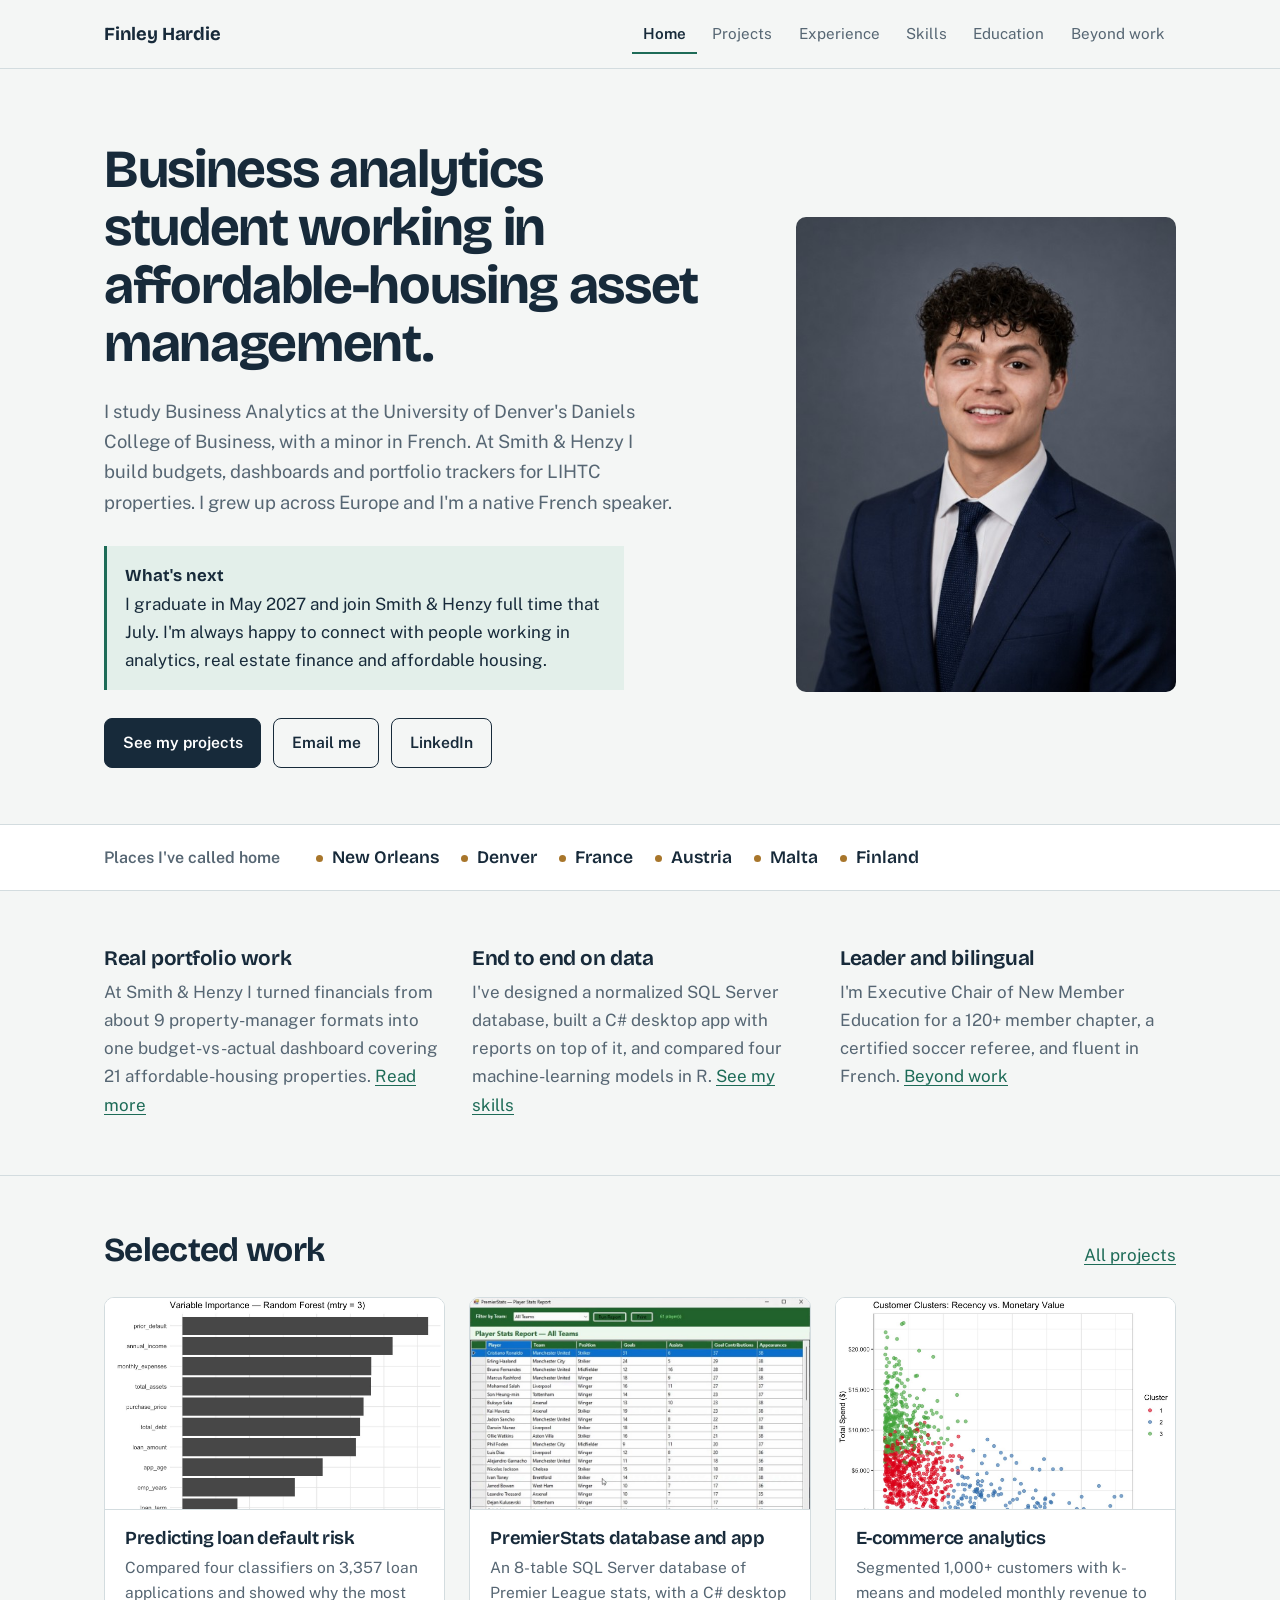
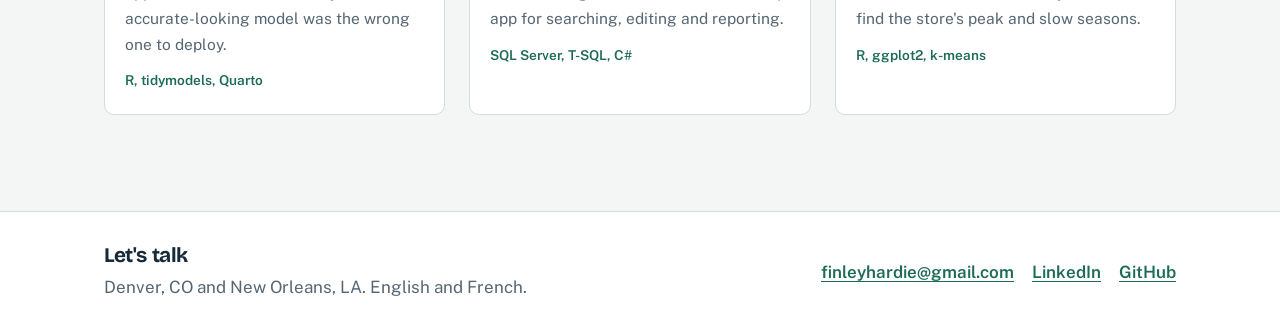
<file: index.html>
<!doctype html>
<html lang="en">
<head>
<meta charset="utf-8">
<meta name="viewport" content="width=device-width, initial-scale=1">
<title>Finley Hardie | Business Analytics</title>
<meta name="description" content="Finley Hardie: Business Analytics student at the University of Denver. SQL, R, Python and Excel projects and affordable-housing asset management experience.">
<meta property="og:title" content="Finley Hardie | Business Analytics">
<meta property="og:description" content="Finley Hardie: Business Analytics student at the University of Denver. SQL, R, Python and Excel projects and affordable-housing asset management experience.">
<meta property="og:type" content="website">
<meta property="og:url" content="https://finleyhardie-bit.github.io/">
<meta property="og:image" content="https://finleyhardie-bit.github.io/img/social-preview-v2.png">
<meta property="og:image:width" content="1200">
<meta property="og:image:height" content="627">
<meta name="twitter:card" content="summary_large_image">
<link rel="preconnect" href="https://fonts.googleapis.com">
<link rel="preconnect" href="https://fonts.gstatic.com" crossorigin>
<link href="https://fonts.googleapis.com/css2?family=Bricolage+Grotesque:opsz,wght@12..96,600;12..96,700&family=Public+Sans:ital,wght@0,400;0,600;1,400&display=swap" rel="stylesheet">
<link rel="stylesheet" href="assets/style.css">
<link rel="icon" href="data:image/svg+xml,%3Csvg xmlns='http://www.w3.org/2000/svg' viewBox='0 0 64 64'%3E%3Crect width='64' height='64' rx='12' fill='%23172A3A'/%3E%3Ctext x='32' y='43' font-family='Arial' font-weight='700' font-size='30' text-anchor='middle' fill='%23fff'%3EFH%3C/text%3E%3C/svg%3E">
</head>
<body>
<a class="skip" href="#main">Skip to content</a>
<header class="site-head"><div class="wrap">
<a class="brand" href="index.html">Finley Hardie</a>
<nav class="nav" aria-label="Main"><a href="index.html" aria-current="page">Home</a><a href="projects.html">Projects</a><a href="experience.html">Experience</a><a href="skills.html">Skills</a><a href="education.html">Education</a><a href="beyond.html">Beyond work</a></nav>
</div></header>
<main id="main">

<section class="hero"><div class="wrap">
<div>
<h1 class="statement">Business analytics student working in affordable-housing asset management.</h1>
<p class="intro">I study Business Analytics at the University of Denver's Daniels College of Business, with a minor in French. At Smith &amp; Henzy I build budgets, dashboards and portfolio trackers for LIHTC properties. I grew up across Europe and I'm a native French speaker.</p>
<div class="seeking"><strong>What's next</strong>I graduate in May 2027 and join Smith &amp; Henzy full time that July. I'm always happy to connect with people working in analytics, real estate finance and affordable housing.</div>
<div class="cta">
<a class="btn primary" href="projects.html">See my projects</a>
<a class="btn" href="mailto:finleyhardie@gmail.com">Email me</a>
<a class="btn" href="https://www.linkedin.com/in/finleyhardie">LinkedIn</a>
</div>
</div>
<div class="portrait"><img src="img/finley-hardie.jpg" alt="Portrait of Finley Hardie" width="540" height="725"></div>
</div></section>

<section class="places" aria-labelledby="places-h"><div class="wrap">
<h2 id="places-h">Places I've called home</h2>
<ul><li>New Orleans</li><li>Denver</li><li>France</li><li>Austria</li><li>Malta</li><li>Finland</li></ul>
</div></section>

<section class="section"><div class="wrap">
<div class="highlights">
<div><h3>Real portfolio work</h3><p>At Smith &amp; Henzy I turned financials from about 9 property-manager formats into one budget-vs-actual dashboard covering 21 affordable-housing properties. <a href="experience.html">Read more</a></p></div>
<div><h3>End to end on data</h3><p>I've designed a normalized SQL Server database, built a C# desktop app with reports on top of it, and compared four machine-learning models in R. <a href="skills.html">See my skills</a></p></div>
<div><h3>Leader and bilingual</h3><p>I'm Executive Chair of New Member Education for a 120+ member chapter, a certified soccer referee, and fluent in French. <a href="beyond.html">Beyond work</a></p></div>
</div>
</div></section>

<section class="section"><div class="wrap">
<div class="section-head"><h2>Selected work</h2><a href="projects.html">All projects</a></div>
<div class="tiles">
<a class="tile" href="projects.html#loan-default">
<img src="img/loan-rf-importance.jpg" alt="Variable importance chart from a random forest model" loading="lazy">
<div class="body"><h3>Predicting loan default risk</h3><p>Compared four classifiers on 3,357 loan applications and showed why the most accurate-looking model was the wrong one to deploy.</p><p class="tools">R, tidymodels, Quarto</p></div></a>
<a class="tile" href="projects.html#premierstats">
<img src="img/premierstats-report.jpg" alt="PremierStats desktop app showing a player stats report" loading="lazy">
<div class="body"><h3>PremierStats database and app</h3><p>An 8-table SQL Server database of Premier League stats, with a C# desktop app for searching, editing and reporting.</p><p class="tools">SQL Server, T-SQL, C#</p></div></a>
<a class="tile" href="projects.html#ecommerce">
<img src="img/ecom-customer-clusters.jpg" alt="Scatter plot of customer clusters by recency and spend" loading="lazy">
<div class="body"><h3>E-commerce analytics</h3><p>Segmented 1,000+ customers with k-means and modeled monthly revenue to find the store's peak and slow seasons.</p><p class="tools">R, ggplot2, k-means</p></div></a>
</div>
</div></section>

</main>
<footer class="site-foot"><div class="wrap">
<div><h2>Let's talk</h2><p>Denver, CO and New Orleans, LA. English and French.</p></div>
<ul>
<li><a href="mailto:finleyhardie@gmail.com">finleyhardie@gmail.com</a></li>
<li><a href="https://www.linkedin.com/in/finleyhardie">LinkedIn</a></li>
<li><a href="https://github.com/finleyhardie-bit">GitHub</a></li>
</ul>
</div></footer>
</body>
</html>
</file>
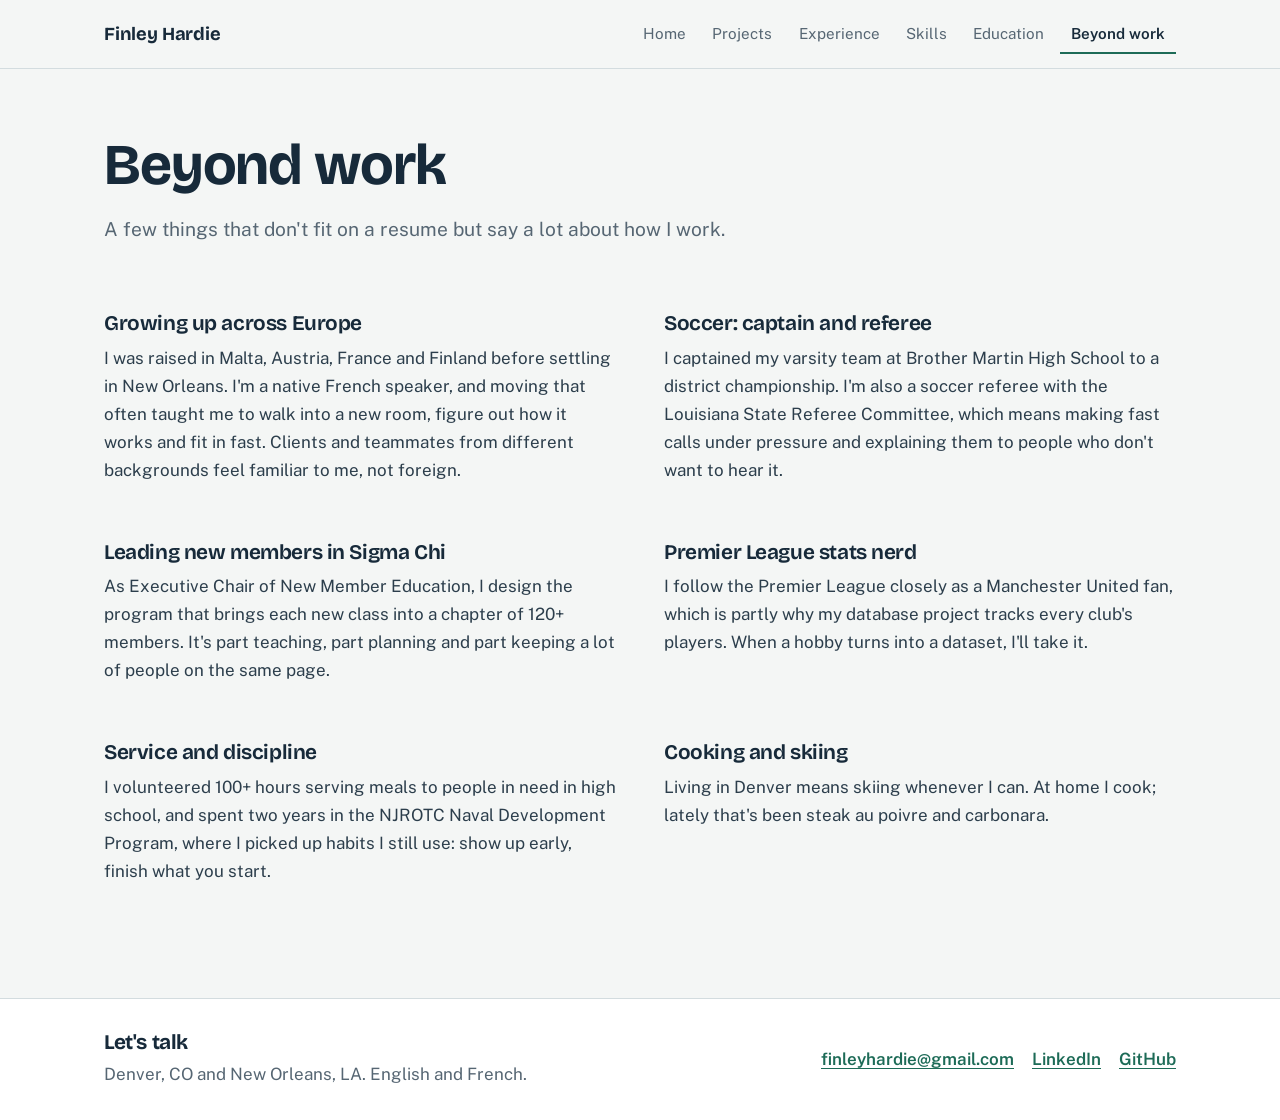
<file: beyond.html>
<!doctype html>
<html lang="en">
<head>
<meta charset="utf-8">
<meta name="viewport" content="width=device-width, initial-scale=1">
<title>Beyond work | Finley Hardie</title>
<meta name="description" content="Soccer, leadership, languages and life outside work for Finley Hardie.">
<meta property="og:title" content="Beyond work | Finley Hardie">
<meta property="og:description" content="Soccer, leadership, languages and life outside work for Finley Hardie.">
<meta property="og:type" content="website">
<meta property="og:url" content="https://finleyhardie-bit.github.io/">
<meta property="og:image" content="https://finleyhardie-bit.github.io/img/social-preview-v2.png">
<meta property="og:image:width" content="1200">
<meta property="og:image:height" content="627">
<meta name="twitter:card" content="summary_large_image">
<link rel="preconnect" href="https://fonts.googleapis.com">
<link rel="preconnect" href="https://fonts.gstatic.com" crossorigin>
<link href="https://fonts.googleapis.com/css2?family=Bricolage+Grotesque:opsz,wght@12..96,600;12..96,700&family=Public+Sans:ital,wght@0,400;0,600;1,400&display=swap" rel="stylesheet">
<link rel="stylesheet" href="assets/style.css">
<link rel="icon" href="data:image/svg+xml,%3Csvg xmlns='http://www.w3.org/2000/svg' viewBox='0 0 64 64'%3E%3Crect width='64' height='64' rx='12' fill='%23172A3A'/%3E%3Ctext x='32' y='43' font-family='Arial' font-weight='700' font-size='30' text-anchor='middle' fill='%23fff'%3EFH%3C/text%3E%3C/svg%3E">
</head>
<body>
<a class="skip" href="#main">Skip to content</a>
<header class="site-head"><div class="wrap">
<a class="brand" href="index.html">Finley Hardie</a>
<nav class="nav" aria-label="Main"><a href="index.html">Home</a><a href="projects.html">Projects</a><a href="experience.html">Experience</a><a href="skills.html">Skills</a><a href="education.html">Education</a><a href="beyond.html" aria-current="page">Beyond work</a></nav>
</div></header>
<main id="main">

<section class="page-intro"><div class="wrap">
<h1>Beyond work</h1>
<p class="lede">A few things that don't fit on a resume but say a lot about how I work.</p>
</div></section>

<section class="section" style="padding-top:8px"><div class="wrap">
<div class="beyond">
<div><h3>Growing up across Europe</h3><p>I was raised in Malta, Austria, France and Finland before settling in New Orleans. I'm a native French speaker, and moving that often taught me to walk into a new room, figure out how it works and fit in fast. Clients and teammates from different backgrounds feel familiar to me, not foreign.</p></div>
<div><h3>Soccer: captain and referee</h3><p>I captained my varsity team at Brother Martin High School to a district championship. I'm also a soccer referee with the Louisiana State Referee Committee, which means making fast calls under pressure and explaining them to people who don't want to hear it.</p></div>
<div><h3>Leading new members in Sigma Chi</h3><p>As Executive Chair of New Member Education, I design the program that brings each new class into a chapter of 120+ members. It's part teaching, part planning and part keeping a lot of people on the same page.</p></div>
<div><h3>Premier League stats nerd</h3><p>I follow the Premier League closely as a Manchester United fan, which is partly why my database project tracks every club's players. When a hobby turns into a dataset, I'll take it.</p></div>
<div><h3>Service and discipline</h3><p>I volunteered 100+ hours serving meals to people in need in high school, and spent two years in the NJROTC Naval Development Program, where I picked up habits I still use: show up early, finish what you start.</p></div>
<div><h3>Cooking and skiing</h3><p>Living in Denver means skiing whenever I can. At home I cook; lately that's been steak au poivre and carbonara.</p></div>
</div>
</div></section>

</main>
<footer class="site-foot"><div class="wrap">
<div><h2>Let's talk</h2><p>Denver, CO and New Orleans, LA. English and French.</p></div>
<ul>
<li><a href="mailto:finleyhardie@gmail.com">finleyhardie@gmail.com</a></li>
<li><a href="https://www.linkedin.com/in/finleyhardie">LinkedIn</a></li>
<li><a href="https://github.com/finleyhardie-bit">GitHub</a></li>
</ul>
</div></footer>
</body>
</html>
</file>
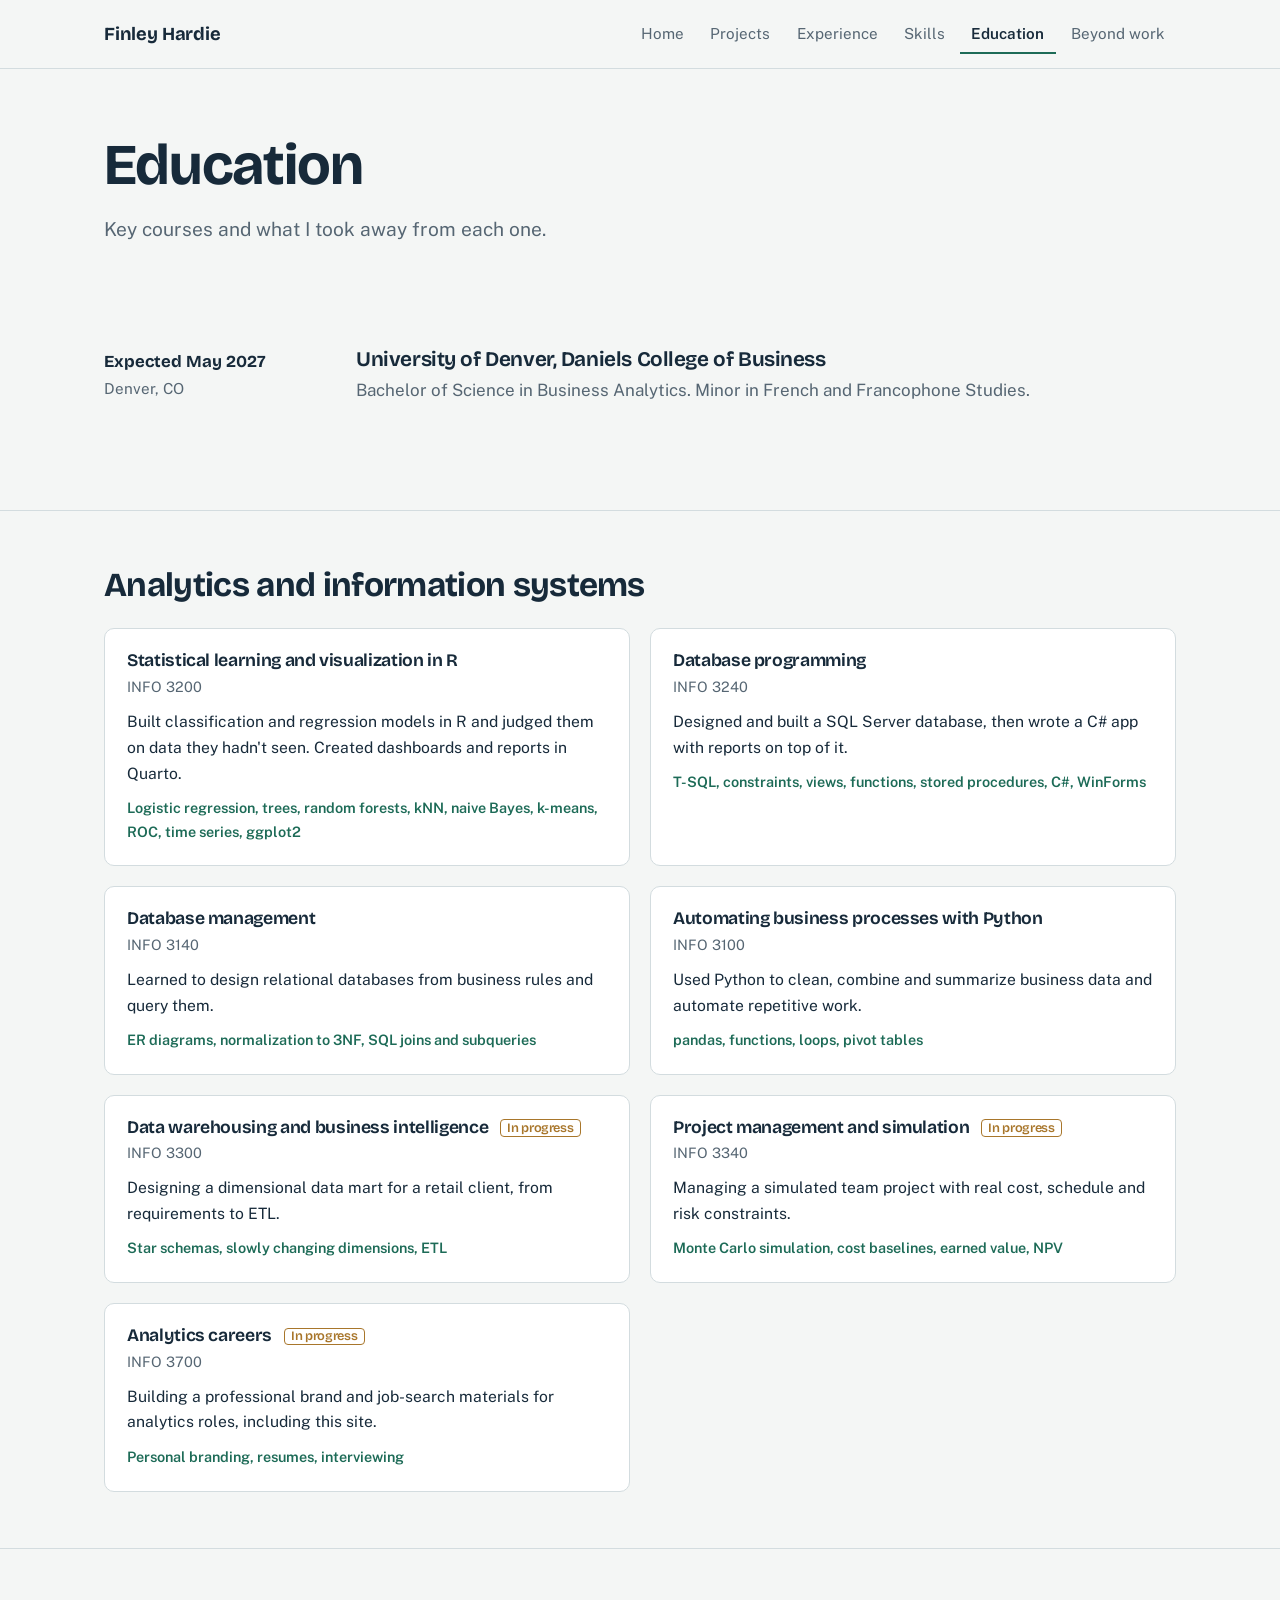
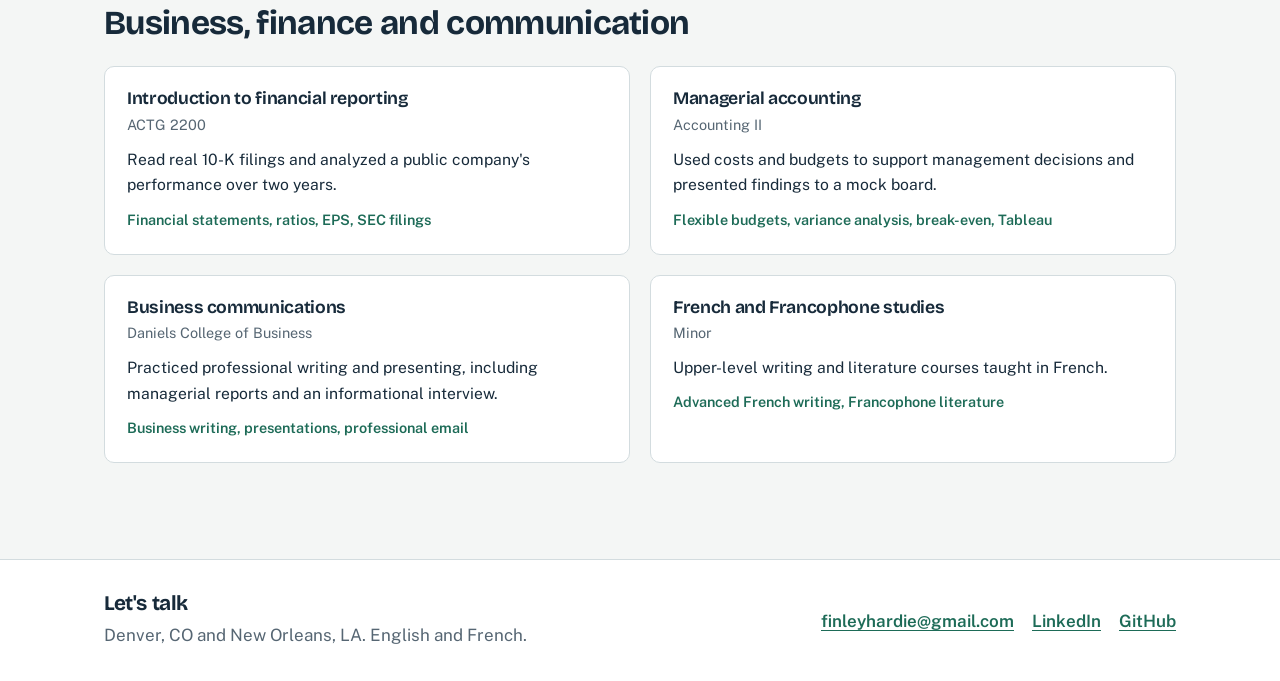
<file: education.html>
<!doctype html>
<html lang="en">
<head>
<meta charset="utf-8">
<meta name="viewport" content="width=device-width, initial-scale=1">
<title>Education | Finley Hardie</title>
<meta name="description" content="University of Denver Business Analytics coursework and what Finley Hardie learned in each course.">
<meta property="og:title" content="Education | Finley Hardie">
<meta property="og:description" content="University of Denver Business Analytics coursework and what Finley Hardie learned in each course.">
<meta property="og:type" content="website">
<meta property="og:url" content="https://finleyhardie-bit.github.io/">
<meta property="og:image" content="https://finleyhardie-bit.github.io/img/social-preview-v2.png">
<meta property="og:image:width" content="1200">
<meta property="og:image:height" content="627">
<meta name="twitter:card" content="summary_large_image">
<link rel="preconnect" href="https://fonts.googleapis.com">
<link rel="preconnect" href="https://fonts.gstatic.com" crossorigin>
<link href="https://fonts.googleapis.com/css2?family=Bricolage+Grotesque:opsz,wght@12..96,600;12..96,700&family=Public+Sans:ital,wght@0,400;0,600;1,400&display=swap" rel="stylesheet">
<link rel="stylesheet" href="assets/style.css">
<link rel="icon" href="data:image/svg+xml,%3Csvg xmlns='http://www.w3.org/2000/svg' viewBox='0 0 64 64'%3E%3Crect width='64' height='64' rx='12' fill='%23172A3A'/%3E%3Ctext x='32' y='43' font-family='Arial' font-weight='700' font-size='30' text-anchor='middle' fill='%23fff'%3EFH%3C/text%3E%3C/svg%3E">
</head>
<body>
<a class="skip" href="#main">Skip to content</a>
<header class="site-head"><div class="wrap">
<a class="brand" href="index.html">Finley Hardie</a>
<nav class="nav" aria-label="Main"><a href="index.html">Home</a><a href="projects.html">Projects</a><a href="experience.html">Experience</a><a href="skills.html">Skills</a><a href="education.html" aria-current="page">Education</a><a href="beyond.html">Beyond work</a></nav>
</div></header>
<main id="main">

<section class="page-intro"><div class="wrap">
<h1>Education</h1>
<p class="lede">Key courses and what I took away from each one.</p>
</div></section>

<section class="section" style="padding-top:8px"><div class="wrap">
<div class="entry">
<div class="when"><strong>Expected May 2027</strong>Denver, CO</div>
<div>
<h3>University of Denver, Daniels College of Business</h3>
<p class="org">Bachelor of Science in Business Analytics. Minor in French and Francophone Studies.</p>
</div>
</div>
</div></section>

<section class="section"><div class="wrap">
<h2 style="margin-bottom:24px">Analytics and information systems</h2>
<div class="courses">
<div class="course"><h3>Statistical learning and visualization in R</h3><p class="code">INFO 3200</p><p>Built classification and regression models in R and judged them on data they hadn't seen. Created dashboards and reports in Quarto.</p><p class="learned">Logistic regression, trees, random forests, kNN, naive Bayes, k-means, ROC, time series, ggplot2</p></div><div class="course"><h3>Database programming</h3><p class="code">INFO 3240</p><p>Designed and built a SQL Server database, then wrote a C# app with reports on top of it.</p><p class="learned">T-SQL, constraints, views, functions, stored procedures, C#, WinForms</p></div><div class="course"><h3>Database management</h3><p class="code">INFO 3140</p><p>Learned to design relational databases from business rules and query them.</p><p class="learned">ER diagrams, normalization to 3NF, SQL joins and subqueries</p></div><div class="course"><h3>Automating business processes with Python</h3><p class="code">INFO 3100</p><p>Used Python to clean, combine and summarize business data and automate repetitive work.</p><p class="learned">pandas, functions, loops, pivot tables</p></div><div class="course"><h3>Data warehousing and business intelligence <span class="status">In progress</span></h3><p class="code">INFO 3300</p><p>Designing a dimensional data mart for a retail client, from requirements to ETL.</p><p class="learned">Star schemas, slowly changing dimensions, ETL</p></div><div class="course"><h3>Project management and simulation <span class="status">In progress</span></h3><p class="code">INFO 3340</p><p>Managing a simulated team project with real cost, schedule and risk constraints.</p><p class="learned">Monte Carlo simulation, cost baselines, earned value, NPV</p></div><div class="course"><h3>Analytics careers <span class="status">In progress</span></h3><p class="code">INFO 3700</p><p>Building a professional brand and job-search materials for analytics roles, including this site.</p><p class="learned">Personal branding, resumes, interviewing</p></div>
</div>
</div></section>

<section class="section"><div class="wrap">
<h2 style="margin-bottom:24px">Business, finance and communication</h2>
<div class="courses">
<div class="course"><h3>Introduction to financial reporting</h3><p class="code">ACTG 2200</p><p>Read real 10-K filings and analyzed a public company's performance over two years.</p><p class="learned">Financial statements, ratios, EPS, SEC filings</p></div><div class="course"><h3>Managerial accounting</h3><p class="code">Accounting II</p><p>Used costs and budgets to support management decisions and presented findings to a mock board.</p><p class="learned">Flexible budgets, variance analysis, break-even, Tableau</p></div><div class="course"><h3>Business communications</h3><p class="code">Daniels College of Business</p><p>Practiced professional writing and presenting, including managerial reports and an informational interview.</p><p class="learned">Business writing, presentations, professional email</p></div><div class="course"><h3>French and Francophone studies</h3><p class="code">Minor</p><p>Upper-level writing and literature courses taught in French.</p><p class="learned">Advanced French writing, Francophone literature</p></div>
</div>
</div></section>

</main>
<footer class="site-foot"><div class="wrap">
<div><h2>Let's talk</h2><p>Denver, CO and New Orleans, LA. English and French.</p></div>
<ul>
<li><a href="mailto:finleyhardie@gmail.com">finleyhardie@gmail.com</a></li>
<li><a href="https://www.linkedin.com/in/finleyhardie">LinkedIn</a></li>
<li><a href="https://github.com/finleyhardie-bit">GitHub</a></li>
</ul>
</div></footer>
</body>
</html>
</file>
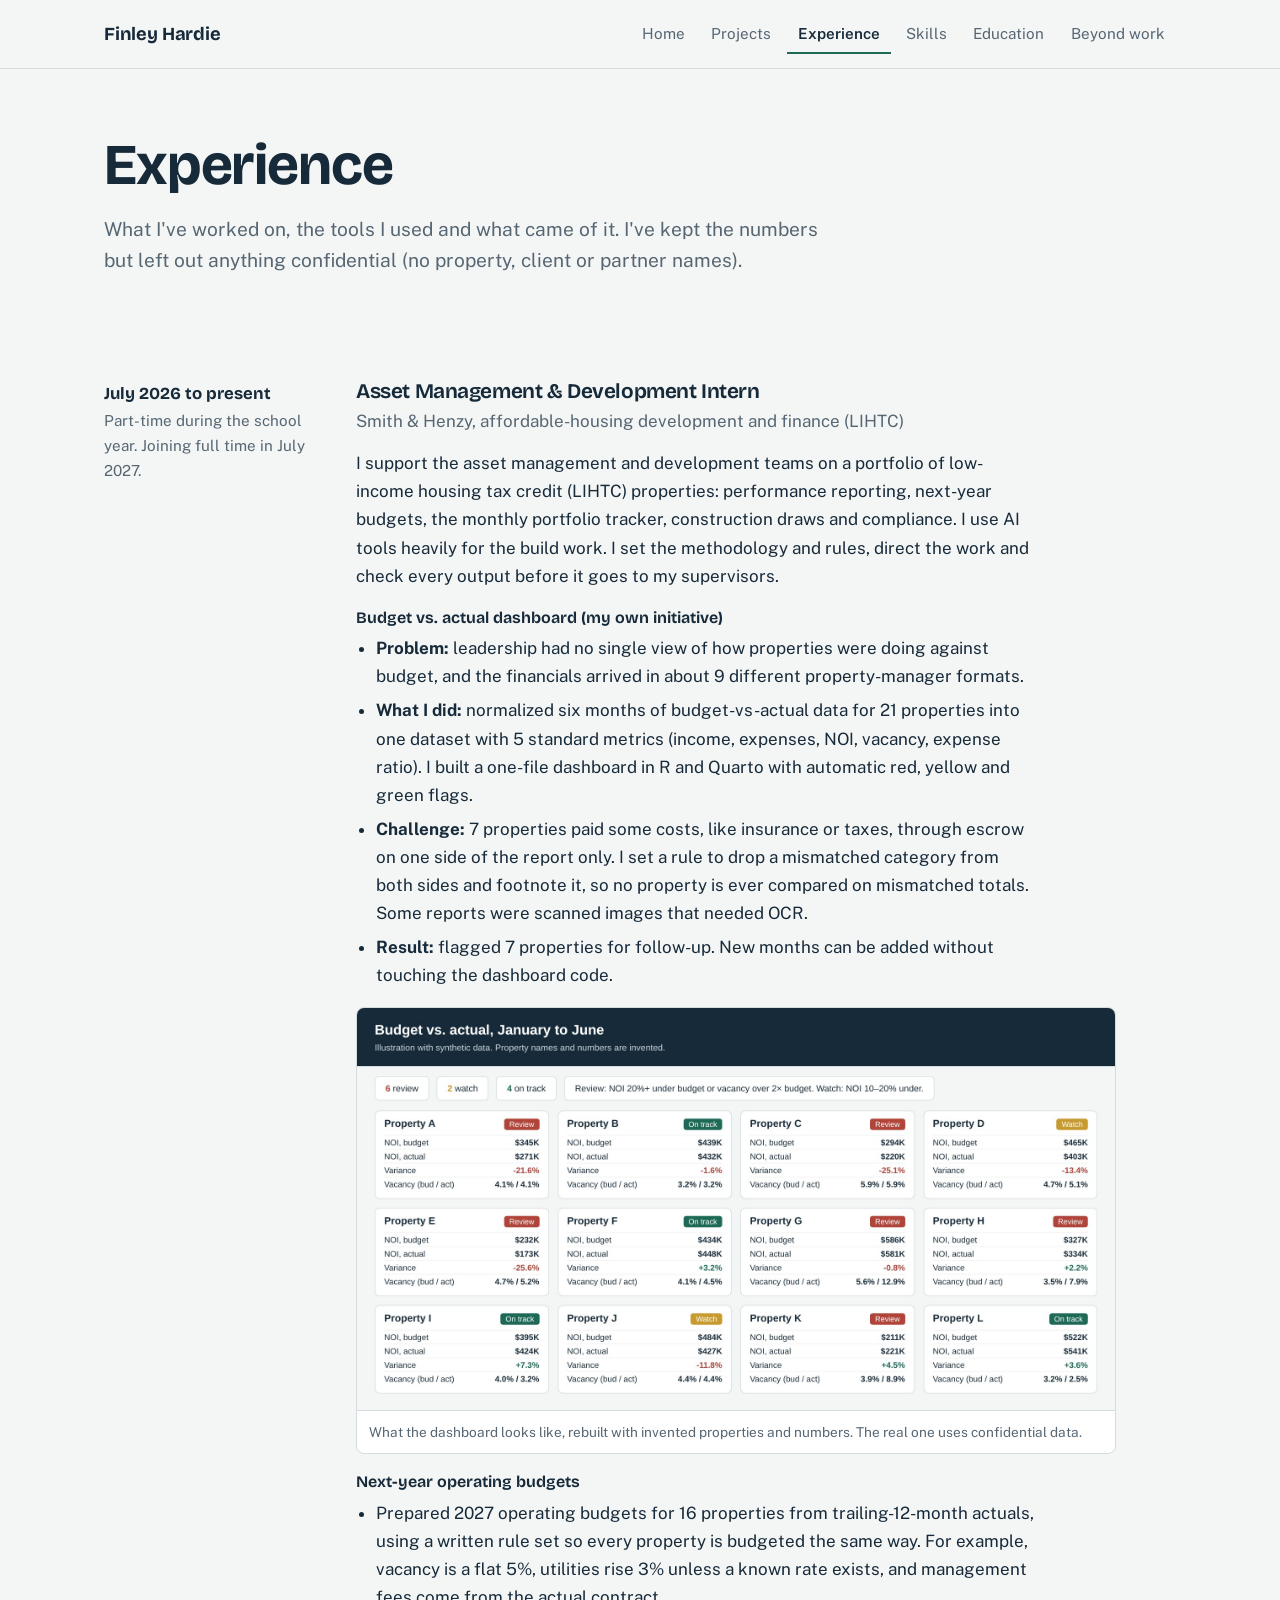
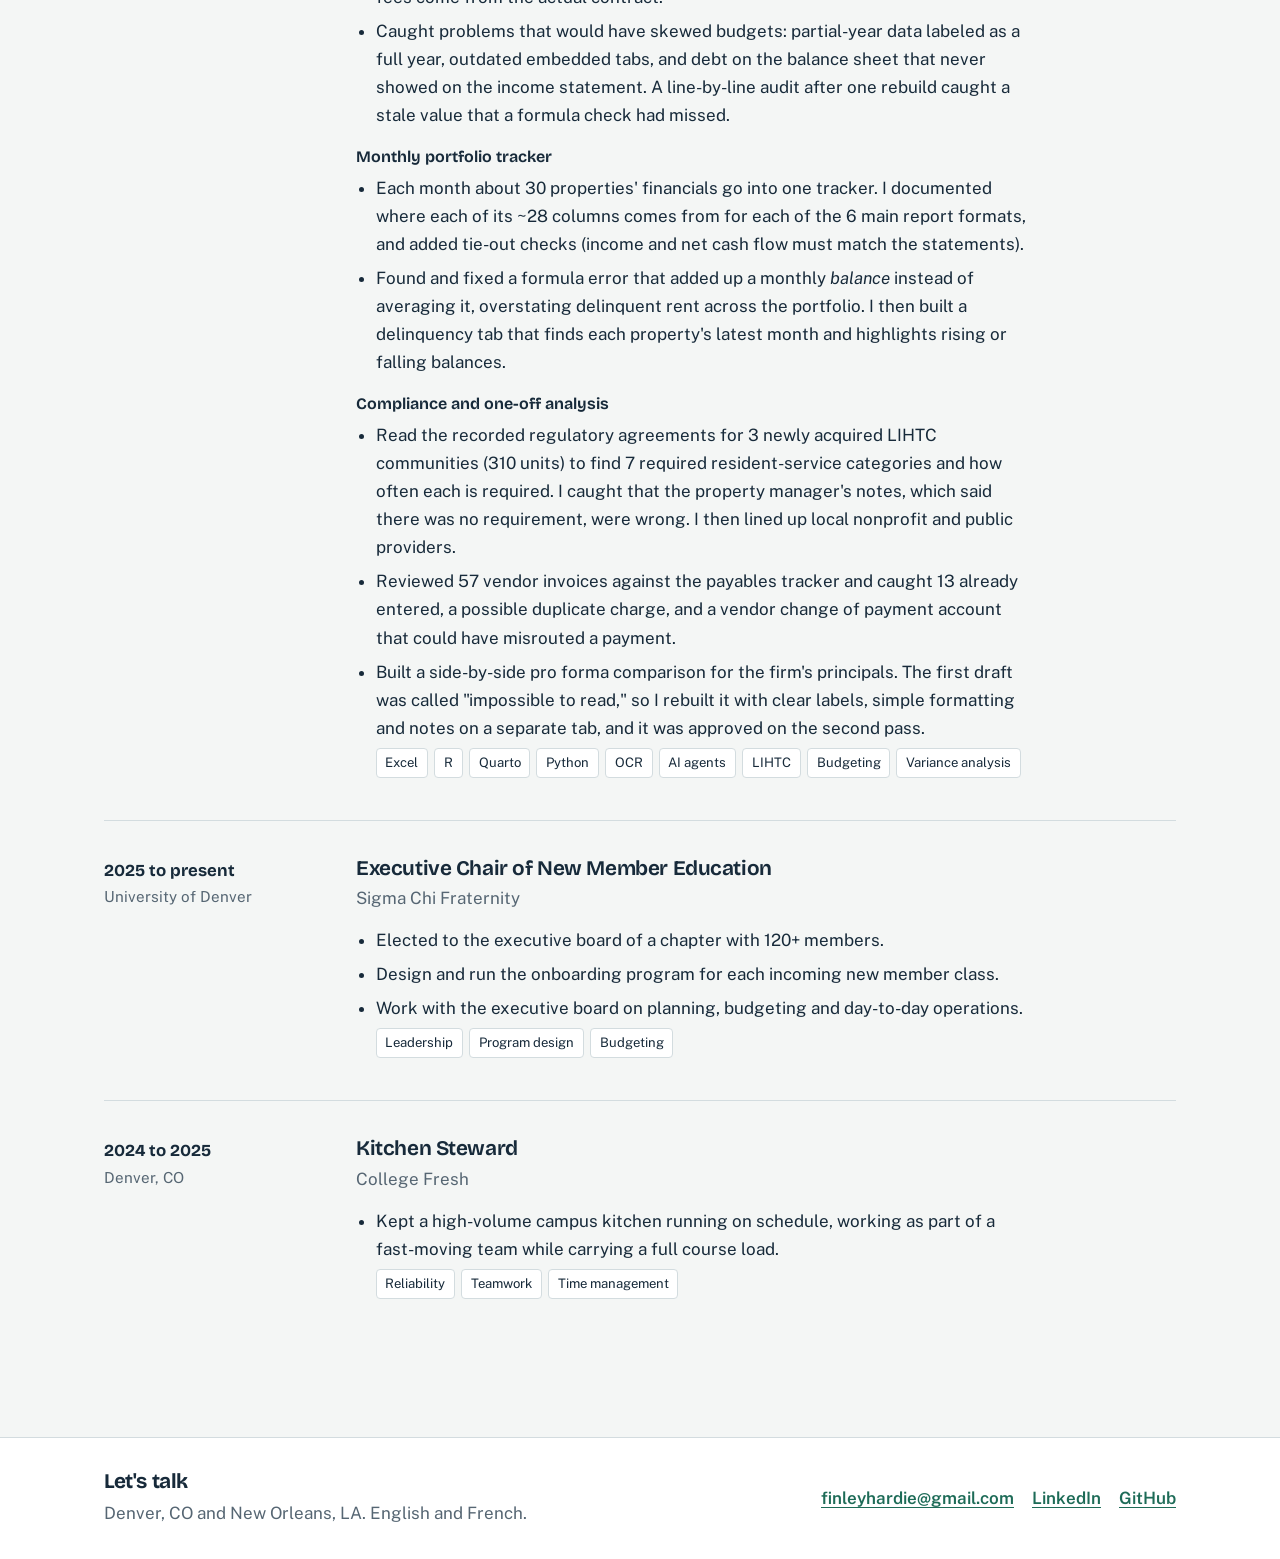
<file: experience.html>
<!doctype html>
<html lang="en">
<head>
<meta charset="utf-8">
<meta name="viewport" content="width=device-width, initial-scale=1">
<title>Experience | Finley Hardie</title>
<meta name="description" content="Finley Hardie's work experience in affordable-housing asset management and leadership roles.">
<meta property="og:title" content="Experience | Finley Hardie">
<meta property="og:description" content="Finley Hardie's work experience in affordable-housing asset management and leadership roles.">
<meta property="og:type" content="website">
<meta property="og:url" content="https://finleyhardie-bit.github.io/">
<meta property="og:image" content="https://finleyhardie-bit.github.io/img/social-preview-v2.png">
<meta property="og:image:width" content="1200">
<meta property="og:image:height" content="627">
<meta name="twitter:card" content="summary_large_image">
<link rel="preconnect" href="https://fonts.googleapis.com">
<link rel="preconnect" href="https://fonts.gstatic.com" crossorigin>
<link href="https://fonts.googleapis.com/css2?family=Bricolage+Grotesque:opsz,wght@12..96,600;12..96,700&family=Public+Sans:ital,wght@0,400;0,600;1,400&display=swap" rel="stylesheet">
<link rel="stylesheet" href="assets/style.css">
<link rel="icon" href="data:image/svg+xml,%3Csvg xmlns='http://www.w3.org/2000/svg' viewBox='0 0 64 64'%3E%3Crect width='64' height='64' rx='12' fill='%23172A3A'/%3E%3Ctext x='32' y='43' font-family='Arial' font-weight='700' font-size='30' text-anchor='middle' fill='%23fff'%3EFH%3C/text%3E%3C/svg%3E">
</head>
<body>
<a class="skip" href="#main">Skip to content</a>
<header class="site-head"><div class="wrap">
<a class="brand" href="index.html">Finley Hardie</a>
<nav class="nav" aria-label="Main"><a href="index.html">Home</a><a href="projects.html">Projects</a><a href="experience.html" aria-current="page">Experience</a><a href="skills.html">Skills</a><a href="education.html">Education</a><a href="beyond.html">Beyond work</a></nav>
</div></header>
<main id="main">

<section class="page-intro"><div class="wrap">
<h1>Experience</h1>
<p class="lede">What I've worked on, the tools I used and what came of it. I've kept the numbers but left out anything confidential (no property, client or partner names).</p>
</div></section>

<section class="section" style="padding-top:8px"><div class="wrap">

<div class="entry">
<div class="when"><strong>July 2026 to present</strong>Part-time during the school year. Joining full time in July 2027.</div>
<div>
<h3>Asset Management &amp; Development Intern</h3>
<p class="org">Smith &amp; Henzy, affordable-housing development and finance (LIHTC)</p>
<p>I support the asset management and development teams on a portfolio of low-income housing tax credit (LIHTC) properties: performance reporting, next-year budgets, the monthly portfolio tracker, construction draws and compliance. I use AI tools heavily for the build work. I set the methodology and rules, direct the work and check every output before it goes to my supervisors.</p>

<p class="sub">Budget vs. actual dashboard (my own initiative)</p>
<ul>
<li><strong>Problem:</strong> leadership had no single view of how properties were doing against budget, and the financials arrived in about 9 different property-manager formats.</li>
<li><strong>What I did:</strong> normalized six months of budget-vs-actual data for 21 properties into one dataset with 5 standard metrics (income, expenses, NOI, vacancy, expense ratio). I built a one-file dashboard in R and Quarto with automatic red, yellow and green flags.</li>
<li><strong>Challenge:</strong> 7 properties paid some costs, like insurance or taxes, through escrow on one side of the report only. I set a rule to drop a mismatched category from both sides and footnote it, so no property is ever compared on mismatched totals. Some reports were scanned images that needed OCR.</li>
<li><strong>Result:</strong> flagged 7 properties for follow-up. New months can be added without touching the dashboard code.</li>
</ul>
<figure style="margin:18px 0 8px;max-width:760px"><img src="img/bva-dashboard-illustration.jpg" alt="Illustration of a budget-vs-actual dashboard with twelve property cards flagged review, watch or on track" loading="lazy"><figcaption>What the dashboard looks like, rebuilt with invented properties and numbers. The real one uses confidential data.</figcaption></figure>

<p class="sub">Next-year operating budgets</p>
<ul>
<li>Prepared 2027 operating budgets for 16 properties from trailing-12-month actuals, using a written rule set so every property is budgeted the same way. For example, vacancy is a flat 5%, utilities rise 3% unless a known rate exists, and management fees come from the actual contract.</li>
<li>Caught problems that would have skewed budgets: partial-year data labeled as a full year, outdated embedded tabs, and debt on the balance sheet that never showed on the income statement. A line-by-line audit after one rebuild caught a stale value that a formula check had missed.</li>
</ul>

<p class="sub">Monthly portfolio tracker</p>
<ul>
<li>Each month about 30 properties' financials go into one tracker. I documented where each of its ~28 columns comes from for each of the 6 main report formats, and added tie-out checks (income and net cash flow must match the statements).</li>
<li>Found and fixed a formula error that added up a monthly <em>balance</em> instead of averaging it, overstating delinquent rent across the portfolio. I then built a delinquency tab that finds each property's latest month and highlights rising or falling balances.</li>
</ul>

<p class="sub">Compliance and one-off analysis</p>
<ul>
<li>Read the recorded regulatory agreements for 3 newly acquired LIHTC communities (310 units) to find 7 required resident-service categories and how often each is required. I caught that the property manager's notes, which said there was no requirement, were wrong. I then lined up local nonprofit and public providers.</li>
<li>Reviewed 57 vendor invoices against the payables tracker and caught 13 already entered, a possible duplicate charge, and a vendor change of payment account that could have misrouted a payment.</li>
<li>Built a side-by-side pro forma comparison for the firm's principals. The first draft was called "impossible to read," so I rebuilt it with clear labels, simple formatting and notes on a separate tab, and it was approved on the second pass.</li>
</ul>
<ul class="pill-row"><li>Excel</li><li>R</li><li>Quarto</li><li>Python</li><li>OCR</li><li>AI agents</li><li>LIHTC</li><li>Budgeting</li><li>Variance analysis</li></ul>
</div>
</div>

<div class="entry">
<div class="when"><strong>2025 to present</strong>University of Denver</div>
<div>
<h3>Executive Chair of New Member Education</h3>
<p class="org">Sigma Chi Fraternity</p>
<ul>
<li>Elected to the executive board of a chapter with 120+ members.</li>
<li>Design and run the onboarding program for each incoming new member class.</li>
<li>Work with the executive board on planning, budgeting and day-to-day operations.</li>
</ul>
<ul class="pill-row"><li>Leadership</li><li>Program design</li><li>Budgeting</li></ul>
</div>
</div>

<div class="entry">
<div class="when"><strong>2024 to 2025</strong>Denver, CO</div>
<div>
<h3>Kitchen Steward</h3>
<p class="org">College Fresh</p>
<ul>
<li>Kept a high-volume campus kitchen running on schedule, working as part of a fast-moving team while carrying a full course load.</li>
</ul>
<ul class="pill-row"><li>Reliability</li><li>Teamwork</li><li>Time management</li></ul>
</div>
</div>

</div></section>

</main>
<footer class="site-foot"><div class="wrap">
<div><h2>Let's talk</h2><p>Denver, CO and New Orleans, LA. English and French.</p></div>
<ul>
<li><a href="mailto:finleyhardie@gmail.com">finleyhardie@gmail.com</a></li>
<li><a href="https://www.linkedin.com/in/finleyhardie">LinkedIn</a></li>
<li><a href="https://github.com/finleyhardie-bit">GitHub</a></li>
</ul>
</div></footer>
</body>
</html>
</file>
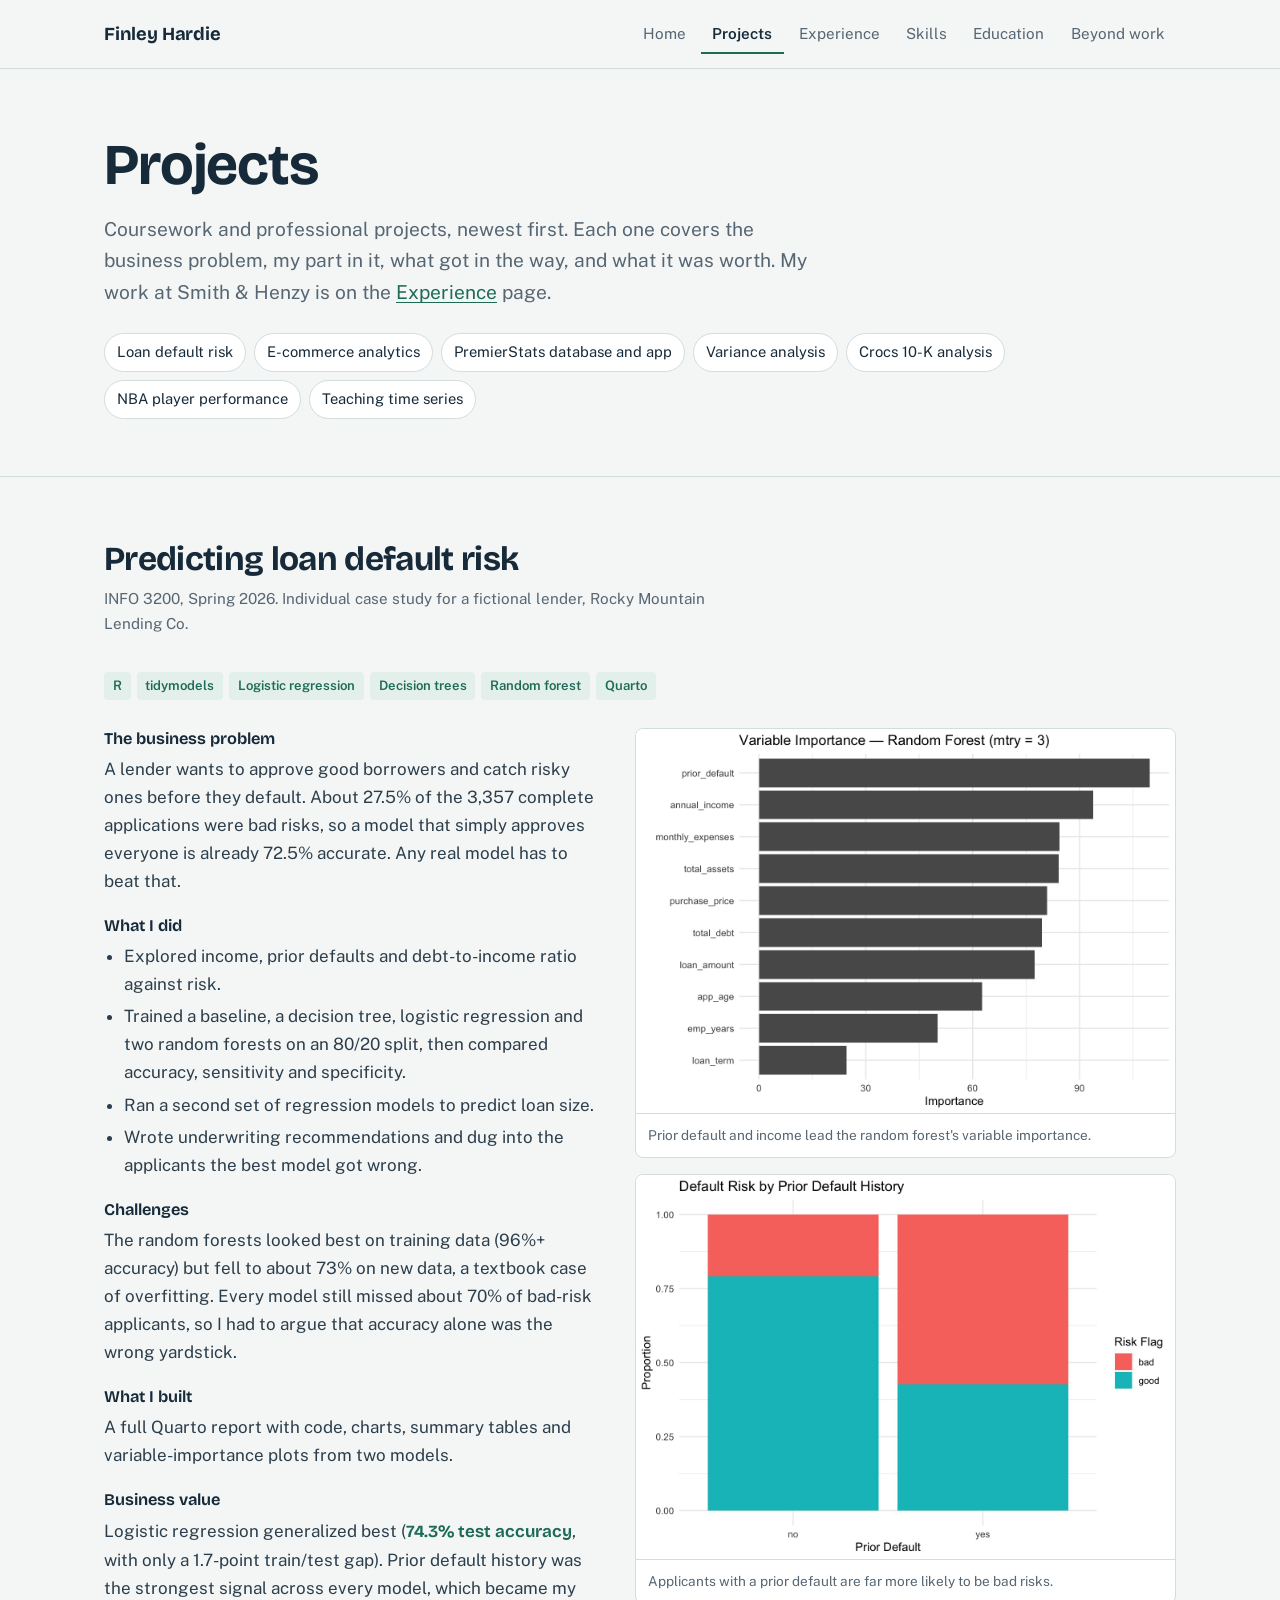
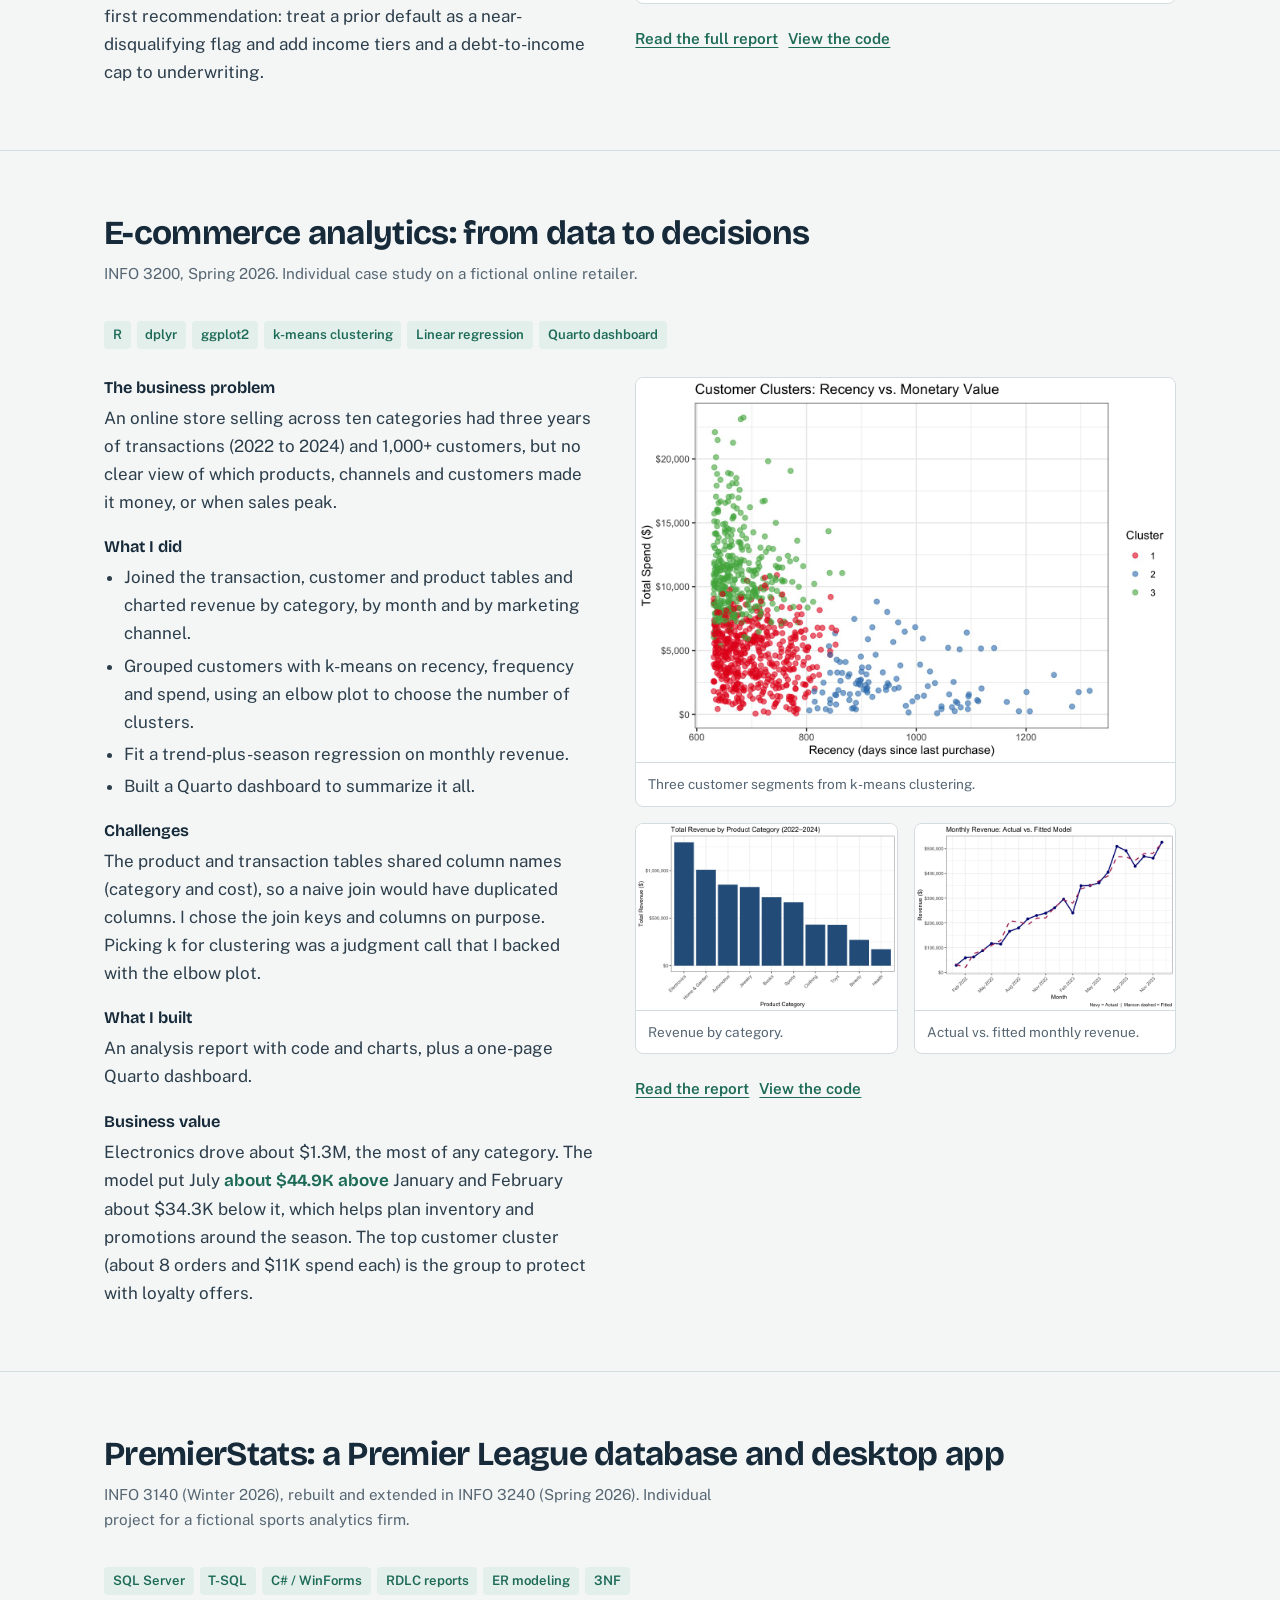
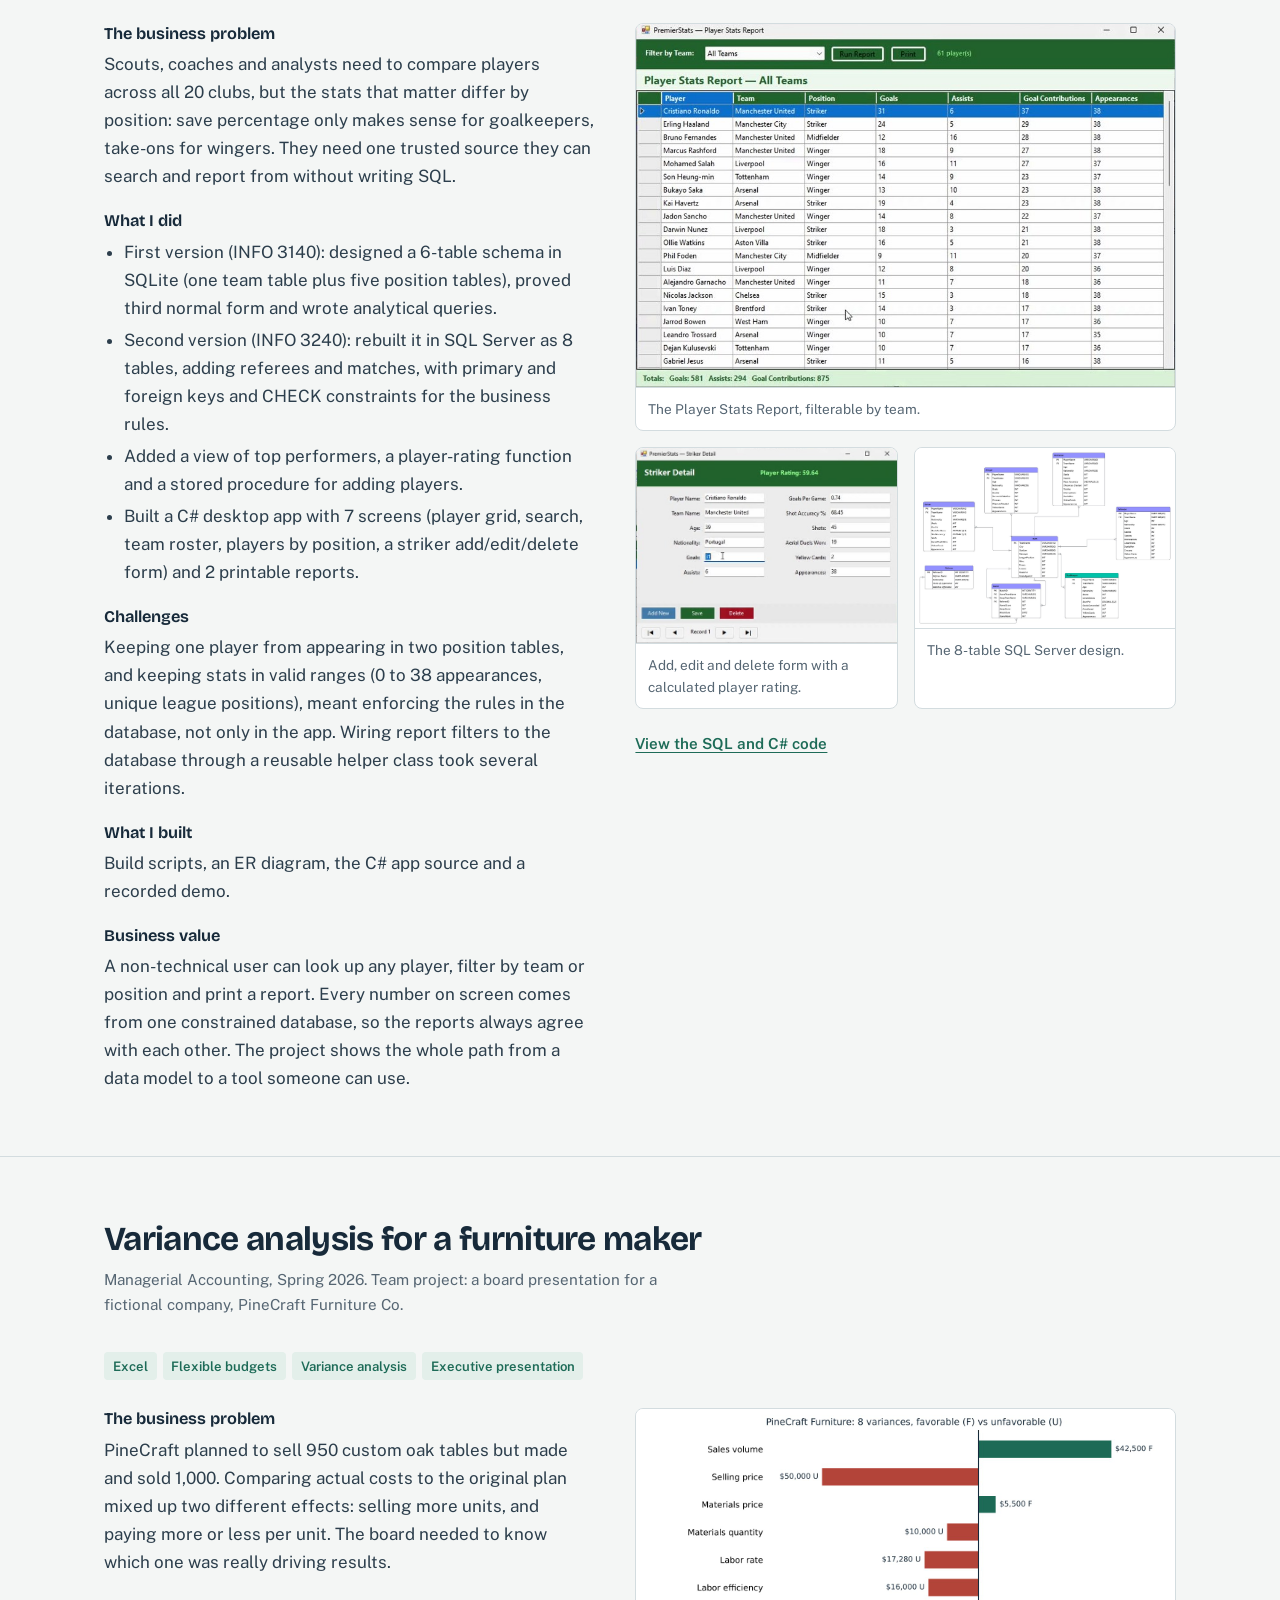
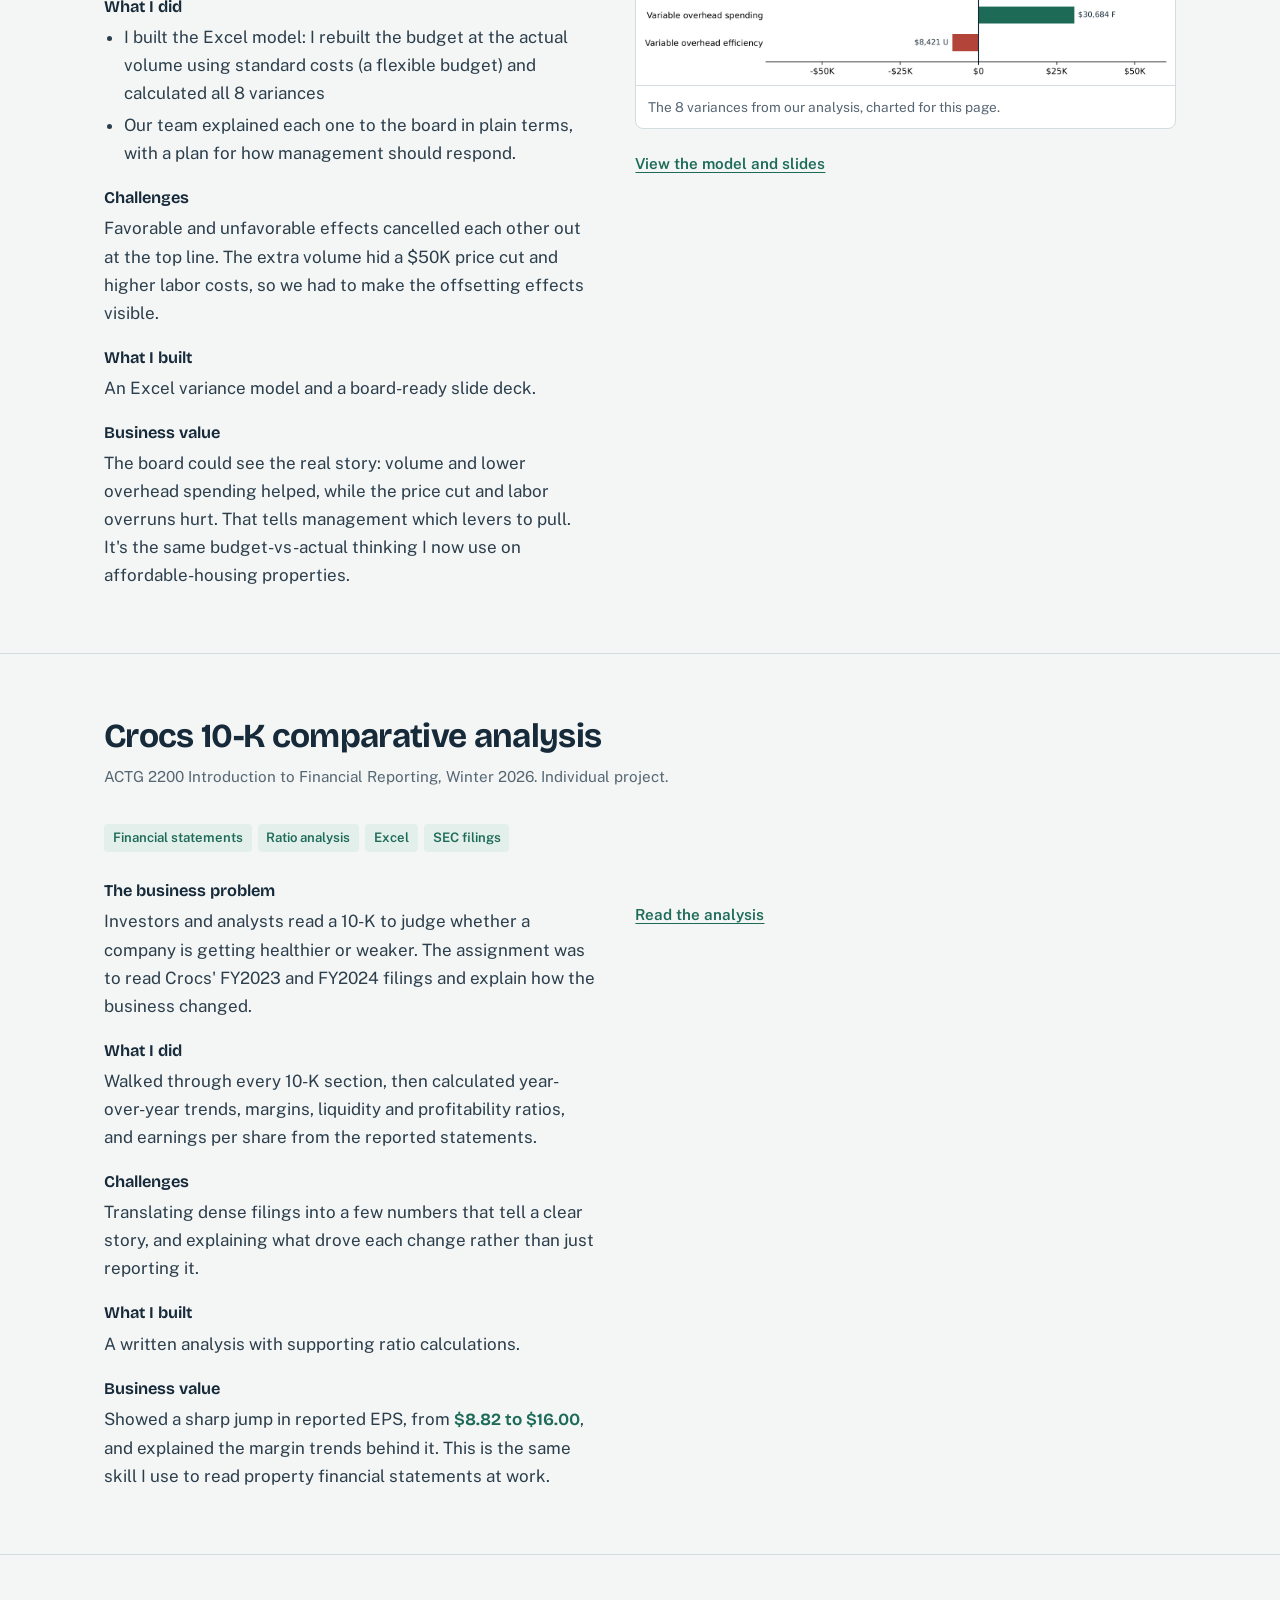
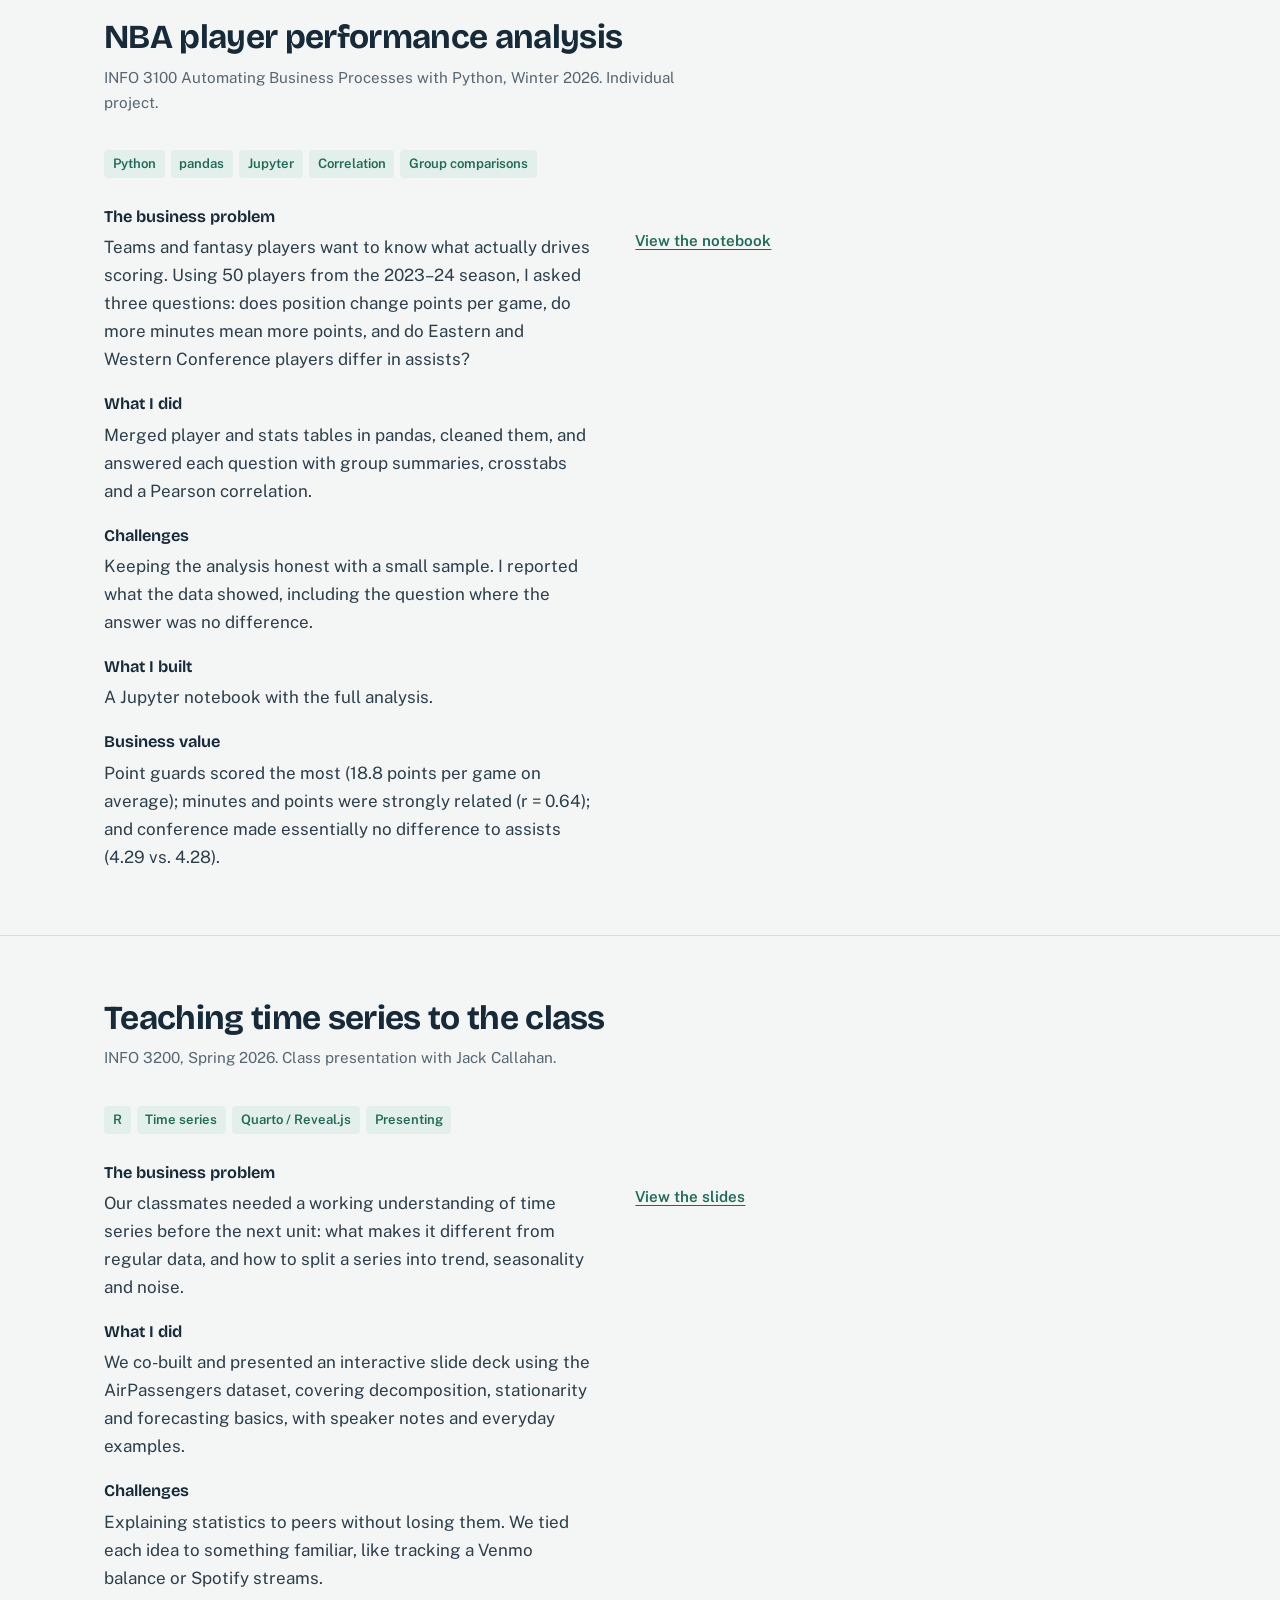
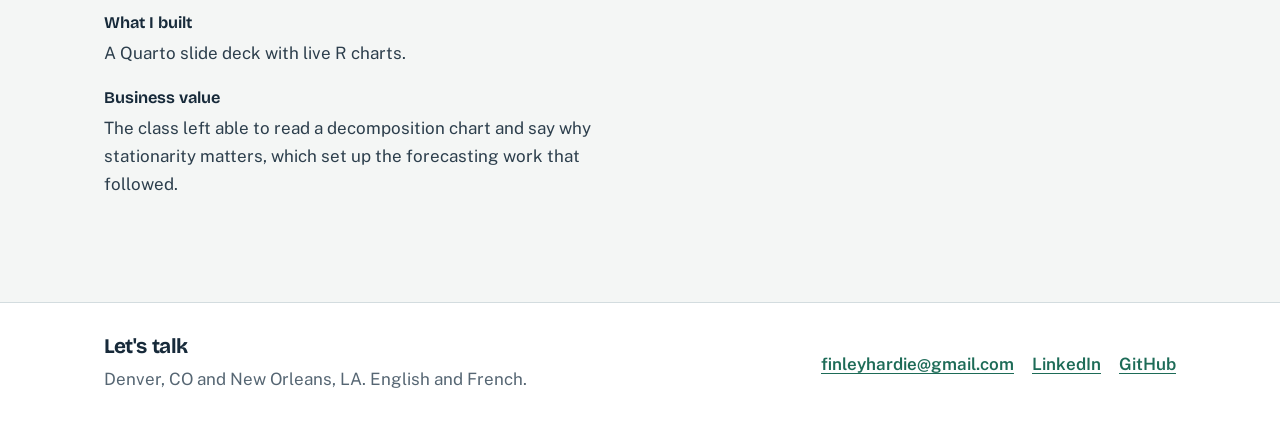
<file: projects.html>
<!doctype html>
<html lang="en">
<head>
<meta charset="utf-8">
<meta name="viewport" content="width=device-width, initial-scale=1">
<title>Projects | Finley Hardie</title>
<meta name="description" content="Analytics, database and finance projects by Finley Hardie, each with the problem, approach, challenges and business value.">
<meta property="og:title" content="Projects | Finley Hardie">
<meta property="og:description" content="Analytics, database and finance projects by Finley Hardie, each with the problem, approach, challenges and business value.">
<meta property="og:type" content="website">
<meta property="og:url" content="https://finleyhardie-bit.github.io/">
<meta property="og:image" content="https://finleyhardie-bit.github.io/img/social-preview-v2.png">
<meta property="og:image:width" content="1200">
<meta property="og:image:height" content="627">
<meta name="twitter:card" content="summary_large_image">
<link rel="preconnect" href="https://fonts.googleapis.com">
<link rel="preconnect" href="https://fonts.gstatic.com" crossorigin>
<link href="https://fonts.googleapis.com/css2?family=Bricolage+Grotesque:opsz,wght@12..96,600;12..96,700&family=Public+Sans:ital,wght@0,400;0,600;1,400&display=swap" rel="stylesheet">
<link rel="stylesheet" href="assets/style.css">
<link rel="icon" href="data:image/svg+xml,%3Csvg xmlns='http://www.w3.org/2000/svg' viewBox='0 0 64 64'%3E%3Crect width='64' height='64' rx='12' fill='%23172A3A'/%3E%3Ctext x='32' y='43' font-family='Arial' font-weight='700' font-size='30' text-anchor='middle' fill='%23fff'%3EFH%3C/text%3E%3C/svg%3E">
</head>
<body>
<a class="skip" href="#main">Skip to content</a>
<header class="site-head"><div class="wrap">
<a class="brand" href="index.html">Finley Hardie</a>
<nav class="nav" aria-label="Main"><a href="index.html">Home</a><a href="projects.html" aria-current="page">Projects</a><a href="experience.html">Experience</a><a href="skills.html">Skills</a><a href="education.html">Education</a><a href="beyond.html">Beyond work</a></nav>
</div></header>
<main id="main">

<section class="page-intro"><div class="wrap">
<h1>Projects</h1>
<p class="lede">Coursework and professional projects, newest first. Each one covers the business problem, my part in it, what got in the way, and what it was worth. My work at Smith &amp; Henzy is on the <a href="experience.html">Experience</a> page.</p>
<ul class="project-index"><li><a href="#loan-default">Loan default risk</a></li><li><a href="#ecommerce">E-commerce analytics</a></li><li><a href="#premierstats">PremierStats database and app</a></li><li><a href="#variance">Variance analysis</a></li><li><a href="#crocs">Crocs 10-K analysis</a></li><li><a href="#nba">NBA player performance</a></li><li><a href="#time-series">Teaching time series</a></li></ul>
</div></section>

<article class="case" id="loan-default"><div class="wrap">
<header class="case-head"><h2>Predicting loan default risk</h2><p class="meta">INFO 3200, Spring 2026. Individual case study for a fictional lender, Rocky Mountain Lending Co.</p><ul class="tags"><li>R</li><li>tidymodels</li><li>Logistic regression</li><li>Decision trees</li><li>Random forest</li><li>Quarto</li></ul></header>
<div class="case-grid">
<dl>
<dt>The business problem</dt><dd>A lender wants to approve good borrowers and catch risky ones before they default. About 27.5% of the 3,357 complete applications were bad risks, so a model that simply approves everyone is already 72.5% accurate. Any real model has to beat that.</dd>
<dt>What I did</dt><dd><ul><li>Explored income, prior defaults and debt-to-income ratio against risk.</li><li>Trained a baseline, a decision tree, logistic regression and two random forests on an 80/20 split, then compared accuracy, sensitivity and specificity.</li><li>Ran a second set of regression models to predict loan size.</li><li>Wrote underwriting recommendations and dug into the applicants the best model got wrong.</li></ul></dd>
<dt>Challenges</dt><dd>The random forests looked best on training data (96%+ accuracy) but fell to about 73% on new data, a textbook case of overfitting. Every model still missed about 70% of bad-risk applicants, so I had to argue that accuracy alone was the wrong yardstick.</dd>
<dt>What I built</dt><dd>A full Quarto report with code, charts, summary tables and variable-importance plots from two models.</dd>
<dt>Business value</dt><dd>Logistic regression generalized best (<span class="result">74.3% test accuracy</span>, with only a 1.7-point train/test gap). Prior default history was the strongest signal across every model, which became my first recommendation: treat a prior default as a near-disqualifying flag and add income tiers and a debt-to-income cap to underwriting.</dd>
</dl>
<div><div class="figs"><figure><img src="img/loan-rf-importance.jpg" alt="Bar chart of variable importance in the random forest, led by prior default" loading="lazy"><figcaption>Prior default and income lead the random forest's variable importance.</figcaption></figure><figure><img src="img/loan-prior-default.jpg" alt="Stacked bar chart showing much higher bad-risk share for applicants with a prior default" loading="lazy"><figcaption>Applicants with a prior default are far more likely to be bad risks.</figcaption></figure></div><div class="links"><a href="reports/loan-default-risk.html">Read the full report</a><a href="https://github.com/finleyhardie-bit/r-data-visualization/tree/main/case-study-2-loan-default">View the code</a></div></div>
</div>
</div></article>
<article class="case" id="ecommerce"><div class="wrap">
<header class="case-head"><h2>E-commerce analytics: from data to decisions</h2><p class="meta">INFO 3200, Spring 2026. Individual case study on a fictional online retailer.</p><ul class="tags"><li>R</li><li>dplyr</li><li>ggplot2</li><li>k-means clustering</li><li>Linear regression</li><li>Quarto dashboard</li></ul></header>
<div class="case-grid">
<dl>
<dt>The business problem</dt><dd>An online store selling across ten categories had three years of transactions (2022 to 2024) and 1,000+ customers, but no clear view of which products, channels and customers made it money, or when sales peak.</dd>
<dt>What I did</dt><dd><ul><li>Joined the transaction, customer and product tables and charted revenue by category, by month and by marketing channel.</li><li>Grouped customers with k-means on recency, frequency and spend, using an elbow plot to choose the number of clusters.</li><li>Fit a trend-plus-season regression on monthly revenue.</li><li>Built a Quarto dashboard to summarize it all.</li></ul></dd>
<dt>Challenges</dt><dd>The product and transaction tables shared column names (category and cost), so a naive join would have duplicated columns. I chose the join keys and columns on purpose. Picking k for clustering was a judgment call that I backed with the elbow plot.</dd>
<dt>What I built</dt><dd>An analysis report with code and charts, plus a one-page Quarto dashboard.</dd>
<dt>Business value</dt><dd>Electronics drove about $1.3M, the most of any category. The model put July <span class="result">about $44.9K above</span> January and February about $34.3K below it, which helps plan inventory and promotions around the season. The top customer cluster (about 8 orders and $11K spend each) is the group to protect with loyalty offers.</dd>
</dl>
<div><div class="figs"><figure><img src="img/ecom-customer-clusters.jpg" alt="Scatter plot of three customer clusters by recency and total spend" loading="lazy"><figcaption>Three customer segments from k-means clustering.</figcaption></figure><div class="figs two"><figure><img src="img/ecom-revenue-by-category.jpg" alt="Bar chart of total revenue by product category" loading="lazy"><figcaption>Revenue by category.</figcaption></figure><figure><img src="img/ecom-forecast-fit.jpg" alt="Line chart comparing actual and fitted monthly revenue" loading="lazy"><figcaption>Actual vs. fitted monthly revenue.</figcaption></figure></div></div><div class="links"><a href="reports/ecommerce-analytics.html">Read the report</a><a href="https://github.com/finleyhardie-bit/r-data-visualization/tree/main/case-study-1-ecommerce">View the code</a></div></div>
</div>
</div></article>
<article class="case" id="premierstats"><div class="wrap">
<header class="case-head"><h2>PremierStats: a Premier League database and desktop app</h2><p class="meta">INFO 3140 (Winter 2026), rebuilt and extended in INFO 3240 (Spring 2026). Individual project for a fictional sports analytics firm.</p><ul class="tags"><li>SQL Server</li><li>T-SQL</li><li>C# / WinForms</li><li>RDLC reports</li><li>ER modeling</li><li>3NF</li></ul></header>
<div class="case-grid">
<dl>
<dt>The business problem</dt><dd>Scouts, coaches and analysts need to compare players across all 20 clubs, but the stats that matter differ by position: save percentage only makes sense for goalkeepers, take-ons for wingers. They need one trusted source they can search and report from without writing SQL.</dd>
<dt>What I did</dt><dd><ul><li>First version (INFO 3140): designed a 6-table schema in SQLite (one team table plus five position tables), proved third normal form and wrote analytical queries.</li><li>Second version (INFO 3240): rebuilt it in SQL Server as 8 tables, adding referees and matches, with primary and foreign keys and CHECK constraints for the business rules.</li><li>Added a view of top performers, a player-rating function and a stored procedure for adding players.</li><li>Built a C# desktop app with 7 screens (player grid, search, team roster, players by position, a striker add/edit/delete form) and 2 printable reports.</li></ul></dd>
<dt>Challenges</dt><dd>Keeping one player from appearing in two position tables, and keeping stats in valid ranges (0 to 38 appearances, unique league positions), meant enforcing the rules in the database, not only in the app. Wiring report filters to the database through a reusable helper class took several iterations.</dd>
<dt>What I built</dt><dd>Build scripts, an ER diagram, the C# app source and a recorded demo.</dd>
<dt>Business value</dt><dd>A non-technical user can look up any player, filter by team or position and print a report. Every number on screen comes from one constrained database, so the reports always agree with each other. The project shows the whole path from a data model to a tool someone can use.</dd>
</dl>
<div><div class="figs"><figure><img src="img/premierstats-report.jpg" alt="PremierStats Player Stats Report window listing players, goals and assists" loading="lazy"><figcaption>The Player Stats Report, filterable by team.</figcaption></figure><div class="figs two"><figure><img src="img/premierstats-striker-detail.jpg" alt="Striker Detail form with add, save and delete buttons" loading="lazy"><figcaption>Add, edit and delete form with a calculated player rating.</figcaption></figure><figure><img src="img/premierstats-erd.jpg" alt="Entity relationship diagram of the PremierStats database" loading="lazy"><figcaption>The 8-table SQL Server design.</figcaption></figure></div></div><div class="links"><a href="https://github.com/finleyhardie-bit/sql-databases/tree/main/premierstats">View the SQL and C# code</a></div></div>
</div>
</div></article>
<article class="case" id="variance"><div class="wrap">
<header class="case-head"><h2>Variance analysis for a furniture maker</h2><p class="meta">Managerial Accounting, Spring 2026. Team project: a board presentation for a fictional company, PineCraft Furniture Co.</p><ul class="tags"><li>Excel</li><li>Flexible budgets</li><li>Variance analysis</li><li>Executive presentation</li></ul></header>
<div class="case-grid">
<dl>
<dt>The business problem</dt><dd>PineCraft planned to sell 950 custom oak tables but made and sold 1,000. Comparing actual costs to the original plan mixed up two different effects: selling more units, and paying more or less per unit. The board needed to know which one was really driving results.</dd>
<dt>What I did</dt><dd><ul><li>I built the Excel model: I rebuilt the budget at the actual volume using standard costs (a flexible budget) and calculated all 8 variances</li><li>Our team explained each one to the board in plain terms, with a plan for how management should respond.</li></ul></dd>
<dt>Challenges</dt><dd>Favorable and unfavorable effects cancelled each other out at the top line. The extra volume hid a $50K price cut and higher labor costs, so we had to make the offsetting effects visible.</dd>
<dt>What I built</dt><dd>An Excel variance model and a board-ready slide deck.</dd>
<dt>Business value</dt><dd>The board could see the real story: volume and lower overhead spending helped, while the price cut and labor overruns hurt. That tells management which levers to pull. It's the same budget-vs-actual thinking I now use on affordable-housing properties.</dd>
</dl>
<div><figure><img src="img/pinecraft-variances.jpg" alt="Horizontal bar chart of eight variances, favorable in green and unfavorable in red" loading="lazy"><figcaption>The 8 variances from our analysis, charted for this page.</figcaption></figure><div class="links"><a href="https://github.com/finleyhardie-bit/excel-financial-analysis/tree/main/pinecraft-variance-analysis">View the model and slides</a></div></div>
</div>
</div></article>
<article class="case" id="crocs"><div class="wrap">
<header class="case-head"><h2>Crocs 10-K comparative analysis</h2><p class="meta">ACTG 2200 Introduction to Financial Reporting, Winter 2026. Individual project.</p><ul class="tags"><li>Financial statements</li><li>Ratio analysis</li><li>Excel</li><li>SEC filings</li></ul></header>
<div class="case-grid">
<dl>
<dt>The business problem</dt><dd>Investors and analysts read a 10-K to judge whether a company is getting healthier or weaker. The assignment was to read Crocs' FY2023 and FY2024 filings and explain how the business changed.</dd>
<dt>What I did</dt><dd>Walked through every 10-K section, then calculated year-over-year trends, margins, liquidity and profitability ratios, and earnings per share from the reported statements.</dd>
<dt>Challenges</dt><dd>Translating dense filings into a few numbers that tell a clear story, and explaining what drove each change rather than just reporting it.</dd>
<dt>What I built</dt><dd>A written analysis with supporting ratio calculations.</dd>
<dt>Business value</dt><dd>Showed a sharp jump in reported EPS, from <span class="result">$8.82 to $16.00</span>, and explained the margin trends behind it. This is the same skill I use to read property financial statements at work.</dd>
</dl>
<div><div class="links"><a href="https://github.com/finleyhardie-bit/excel-financial-analysis/blob/main/crocs-10k-analysis/crocs-10k-analysis.pdf">Read the analysis</a></div></div>
</div>
</div></article>
<article class="case" id="nba"><div class="wrap">
<header class="case-head"><h2>NBA player performance analysis</h2><p class="meta">INFO 3100 Automating Business Processes with Python, Winter 2026. Individual project.</p><ul class="tags"><li>Python</li><li>pandas</li><li>Jupyter</li><li>Correlation</li><li>Group comparisons</li></ul></header>
<div class="case-grid">
<dl>
<dt>The business problem</dt><dd>Teams and fantasy players want to know what actually drives scoring. Using 50 players from the 2023–24 season, I asked three questions: does position change points per game, do more minutes mean more points, and do Eastern and Western Conference players differ in assists?</dd>
<dt>What I did</dt><dd>Merged player and stats tables in pandas, cleaned them, and answered each question with group summaries, crosstabs and a Pearson correlation.</dd>
<dt>Challenges</dt><dd>Keeping the analysis honest with a small sample. I reported what the data showed, including the question where the answer was no difference.</dd>
<dt>What I built</dt><dd>A Jupyter notebook with the full analysis.</dd>
<dt>Business value</dt><dd>Point guards scored the most (18.8 points per game on average); minutes and points were strongly related (r = 0.64); and conference made essentially no difference to assists (4.29 vs. 4.28).</dd>
</dl>
<div><div class="links"><a href="https://github.com/finleyhardie-bit/python-data-analysis/blob/main/nba-player-performance/nba-player-performance-analysis.ipynb">View the notebook</a></div></div>
</div>
</div></article>
<article class="case" id="time-series"><div class="wrap">
<header class="case-head"><h2>Teaching time series to the class</h2><p class="meta">INFO 3200, Spring 2026. Class presentation with Jack Callahan.</p><ul class="tags"><li>R</li><li>Time series</li><li>Quarto / Reveal.js</li><li>Presenting</li></ul></header>
<div class="case-grid">
<dl>
<dt>The business problem</dt><dd>Our classmates needed a working understanding of time series before the next unit: what makes it different from regular data, and how to split a series into trend, seasonality and noise.</dd>
<dt>What I did</dt><dd>We co-built and presented an interactive slide deck using the AirPassengers dataset, covering decomposition, stationarity and forecasting basics, with speaker notes and everyday examples.</dd>
<dt>Challenges</dt><dd>Explaining statistics to peers without losing them. We tied each idea to something familiar, like tracking a Venmo balance or Spotify streams.</dd>
<dt>What I built</dt><dd>A Quarto slide deck with live R charts.</dd>
<dt>Business value</dt><dd>The class left able to read a decomposition chart and say why stationarity matters, which set up the forecasting work that followed.</dd>
</dl>
<div><div class="links"><a href="reports/time-series-presentation.html">View the slides</a></div></div>
</div>
</div></article>
</main>
<footer class="site-foot"><div class="wrap">
<div><h2>Let's talk</h2><p>Denver, CO and New Orleans, LA. English and French.</p></div>
<ul>
<li><a href="mailto:finleyhardie@gmail.com">finleyhardie@gmail.com</a></li>
<li><a href="https://www.linkedin.com/in/finleyhardie">LinkedIn</a></li>
<li><a href="https://github.com/finleyhardie-bit">GitHub</a></li>
</ul>
</div></footer>
</body>
</html>
</file>
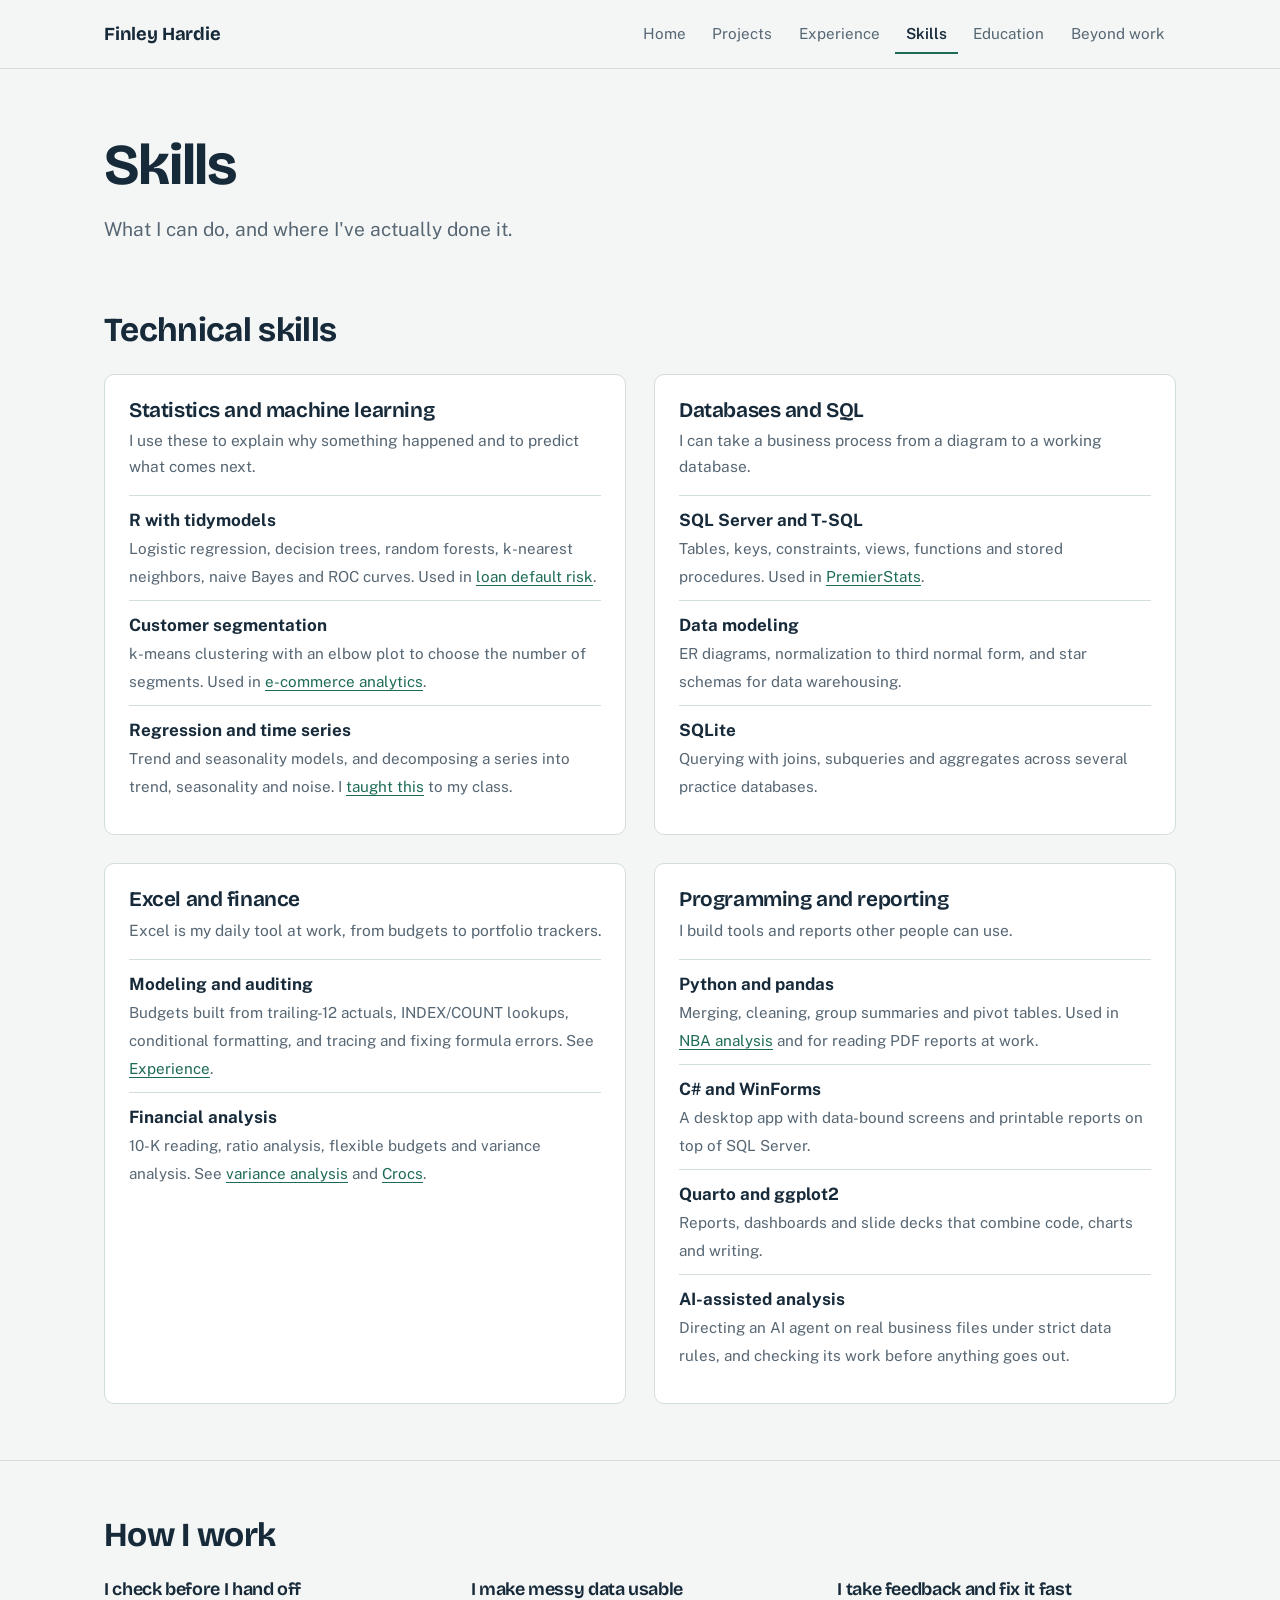
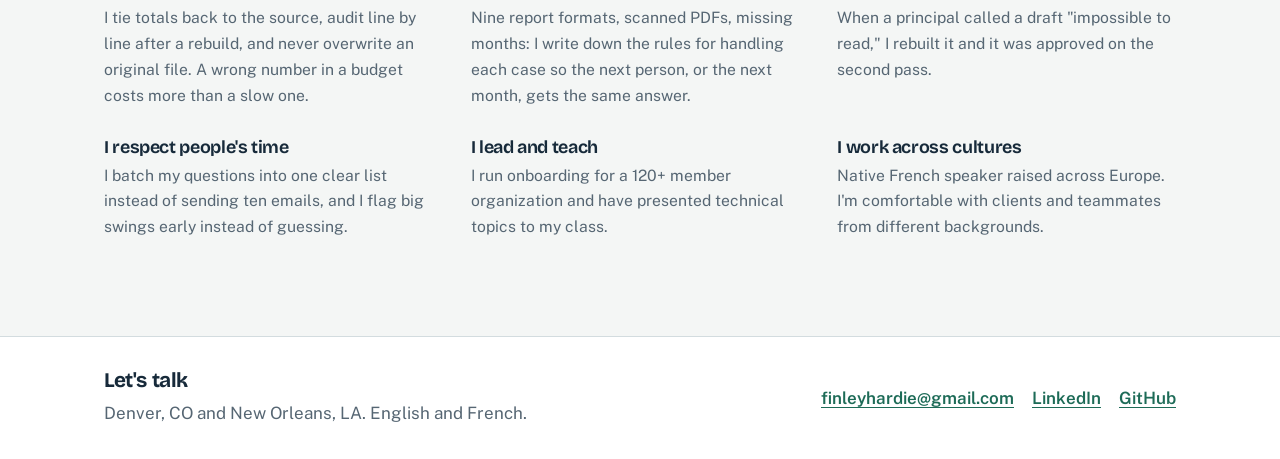
<file: skills.html>
<!doctype html>
<html lang="en">
<head>
<meta charset="utf-8">
<meta name="viewport" content="width=device-width, initial-scale=1">
<title>Skills | Finley Hardie</title>
<meta name="description" content="Technical and soft skills, with links to where Finley Hardie used each one.">
<meta property="og:title" content="Skills | Finley Hardie">
<meta property="og:description" content="Technical and soft skills, with links to where Finley Hardie used each one.">
<meta property="og:type" content="website">
<meta property="og:url" content="https://finleyhardie-bit.github.io/">
<meta property="og:image" content="https://finleyhardie-bit.github.io/img/social-preview-v2.png">
<meta property="og:image:width" content="1200">
<meta property="og:image:height" content="627">
<meta name="twitter:card" content="summary_large_image">
<link rel="preconnect" href="https://fonts.googleapis.com">
<link rel="preconnect" href="https://fonts.gstatic.com" crossorigin>
<link href="https://fonts.googleapis.com/css2?family=Bricolage+Grotesque:opsz,wght@12..96,600;12..96,700&family=Public+Sans:ital,wght@0,400;0,600;1,400&display=swap" rel="stylesheet">
<link rel="stylesheet" href="assets/style.css">
<link rel="icon" href="data:image/svg+xml,%3Csvg xmlns='http://www.w3.org/2000/svg' viewBox='0 0 64 64'%3E%3Crect width='64' height='64' rx='12' fill='%23172A3A'/%3E%3Ctext x='32' y='43' font-family='Arial' font-weight='700' font-size='30' text-anchor='middle' fill='%23fff'%3EFH%3C/text%3E%3C/svg%3E">
</head>
<body>
<a class="skip" href="#main">Skip to content</a>
<header class="site-head"><div class="wrap">
<a class="brand" href="index.html">Finley Hardie</a>
<nav class="nav" aria-label="Main"><a href="index.html">Home</a><a href="projects.html">Projects</a><a href="experience.html">Experience</a><a href="skills.html" aria-current="page">Skills</a><a href="education.html">Education</a><a href="beyond.html">Beyond work</a></nav>
</div></header>
<main id="main">

<section class="page-intro"><div class="wrap">
<h1>Skills</h1>
<p class="lede">What I can do, and where I've actually done it.</p>
</div></section>

<section class="section" style="padding-top:8px"><div class="wrap">
<h2 style="margin-bottom:24px">Technical skills</h2>
<div class="skill-groups">

<div class="skill-group">
<h3>Statistics and machine learning</h3>
<p>I use these to explain why something happened and to predict what comes next.</p>
<ul class="skill-list">
<li><strong>R with tidymodels</strong><span>Logistic regression, decision trees, random forests, k-nearest neighbors, naive Bayes and ROC curves. Used in <a href="projects.html#loan-default">loan default risk</a>.</span></li>
<li><strong>Customer segmentation</strong><span>k-means clustering with an elbow plot to choose the number of segments. Used in <a href="projects.html#ecommerce">e-commerce analytics</a>.</span></li>
<li><strong>Regression and time series</strong><span>Trend and seasonality models, and decomposing a series into trend, seasonality and noise. I <a href="projects.html#time-series">taught this</a> to my class.</span></li>
</ul>
</div>

<div class="skill-group">
<h3>Databases and SQL</h3>
<p>I can take a business process from a diagram to a working database.</p>
<ul class="skill-list">
<li><strong>SQL Server and T-SQL</strong><span>Tables, keys, constraints, views, functions and stored procedures. Used in <a href="projects.html#premierstats">PremierStats</a>.</span></li>
<li><strong>Data modeling</strong><span>ER diagrams, normalization to third normal form, and star schemas for data warehousing.</span></li>
<li><strong>SQLite</strong><span>Querying with joins, subqueries and aggregates across several practice databases.</span></li>
</ul>
</div>

<div class="skill-group">
<h3>Excel and finance</h3>
<p>Excel is my daily tool at work, from budgets to portfolio trackers.</p>
<ul class="skill-list">
<li><strong>Modeling and auditing</strong><span>Budgets built from trailing-12 actuals, INDEX/COUNT lookups, conditional formatting, and tracing and fixing formula errors. See <a href="experience.html">Experience</a>.</span></li>
<li><strong>Financial analysis</strong><span>10-K reading, ratio analysis, flexible budgets and variance analysis. See <a href="projects.html#variance">variance analysis</a> and <a href="projects.html#crocs">Crocs</a>.</span></li>
</ul>
</div>

<div class="skill-group">
<h3>Programming and reporting</h3>
<p>I build tools and reports other people can use.</p>
<ul class="skill-list">
<li><strong>Python and pandas</strong><span>Merging, cleaning, group summaries and pivot tables. Used in <a href="projects.html#nba">NBA analysis</a> and for reading PDF reports at work.</span></li>
<li><strong>C# and WinForms</strong><span>A desktop app with data-bound screens and printable reports on top of SQL Server.</span></li>
<li><strong>Quarto and ggplot2</strong><span>Reports, dashboards and slide decks that combine code, charts and writing.</span></li>
<li><strong>AI-assisted analysis</strong><span>Directing an AI agent on real business files under strict data rules, and checking its work before anything goes out.</span></li>
</ul>
</div>

</div>
</div></section>

<section class="section"><div class="wrap">
<h2 style="margin-bottom:24px">How I work</h2>
<div class="soft">
<div><h3>I check before I hand off</h3><p>I tie totals back to the source, audit line by line after a rebuild, and never overwrite an original file. A wrong number in a budget costs more than a slow one.</p></div>
<div><h3>I make messy data usable</h3><p>Nine report formats, scanned PDFs, missing months: I write down the rules for handling each case so the next person, or the next month, gets the same answer.</p></div>
<div><h3>I take feedback and fix it fast</h3><p>When a principal called a draft "impossible to read," I rebuilt it and it was approved on the second pass.</p></div>
<div><h3>I respect people's time</h3><p>I batch my questions into one clear list instead of sending ten emails, and I flag big swings early instead of guessing.</p></div>
<div><h3>I lead and teach</h3><p>I run onboarding for a 120+ member organization and have presented technical topics to my class.</p></div>
<div><h3>I work across cultures</h3><p>Native French speaker raised across Europe. I'm comfortable with clients and teammates from different backgrounds.</p></div>
</div>
</div></section>

</main>
<footer class="site-foot"><div class="wrap">
<div><h2>Let's talk</h2><p>Denver, CO and New Orleans, LA. English and French.</p></div>
<ul>
<li><a href="mailto:finleyhardie@gmail.com">finleyhardie@gmail.com</a></li>
<li><a href="https://www.linkedin.com/in/finleyhardie">LinkedIn</a></li>
<li><a href="https://github.com/finleyhardie-bit">GitHub</a></li>
</ul>
</div></footer>
</body>
</html>
</file>
<file: assets/style.css>
/* Finley Hardie — portfolio
   Palette: cool paper, slate ink, pitch green, brass */
:root{
  --paper:#F4F6F5;
  --card:#FFFFFF;
  --ink:#172A3A;
  --muted:#566673;
  --rule:#D3DCDF;
  --green:#1D6B57;
  --green-soft:#E3EFEA;
  --brass:#A8762B;
  --focus:#2F6FDB;
  --display:"Bricolage Grotesque", "Avenir Next", system-ui, sans-serif;
  --body:"Public Sans", system-ui, -apple-system, "Segoe UI", sans-serif;
  --measure:68ch;
}
*{box-sizing:border-box}
html{-webkit-text-size-adjust:100%}
body{margin:0;background:var(--paper);color:var(--ink);font:400 1.0625rem/1.65 var(--body)}
img{max-width:100%;height:auto;display:block}
a{color:var(--green);text-underline-offset:.18em;text-decoration-thickness:1px}
a:hover{text-decoration-thickness:2px}
:focus-visible{outline:3px solid var(--focus);outline-offset:3px;border-radius:2px}
.skip{position:absolute;left:-999px}
.skip:focus{left:16px;top:12px;background:var(--card);padding:.5rem .8rem;z-index:10}

.wrap{max-width:1120px;margin:0 auto;padding:0 24px}

/* header */
.site-head{border-bottom:1px solid var(--rule);background:var(--paper)}
.site-head .wrap{display:flex;align-items:center;justify-content:space-between;gap:24px;min-height:68px}
.brand{font:700 1.15rem/1 var(--display);color:var(--ink);text-decoration:none;letter-spacing:-.01em;white-space:nowrap}
.nav{display:flex;gap:4px;flex-wrap:wrap;justify-content:flex-end}
.nav a{color:var(--muted);text-decoration:none;padding:.45rem .7rem;border-radius:6px;font-size:.95rem}
.nav a:hover{color:var(--ink);background:#E8EDEC}
.nav a[aria-current="page"]{color:var(--ink);font-weight:600;box-shadow:inset 0 -2px 0 var(--green);border-radius:0}

/* type */
h1,h2,h3{font-family:var(--display);line-height:1.12;letter-spacing:-.02em;margin:0}
h1{font-size:clamp(2.2rem,5vw,3.6rem);font-weight:700}
h2{font-size:clamp(1.55rem,3vw,2.1rem);font-weight:700}
h3{font-size:1.3rem;font-weight:650}
p{margin:0 0 1em;max-width:var(--measure)}
.lede{font-size:1.2rem;color:var(--muted);max-width:60ch}

/* page intro */
.page-intro{padding:64px 0 40px}
.page-intro p{margin-top:16px}

/* hero */
.hero{padding:72px 0 56px}
.hero .wrap{display:grid;grid-template-columns:minmax(0,1.55fr) minmax(0,1fr);gap:56px;align-items:center}
.hero .statement{font:700 clamp(2rem,4.4vw,3.35rem)/1.08 var(--display);letter-spacing:-.025em;margin:0 0 24px;max-width:20ch}
.hero .intro{font-size:1.15rem;color:var(--muted);max-width:52ch}
.hero .seeking{margin-top:28px;padding:16px 18px;border-left:3px solid var(--green);background:var(--green-soft);max-width:52ch}
.hero .seeking strong{display:block;font-family:var(--display);font-size:1.05rem}
.portrait{position:relative}
.portrait img{border-radius:10px;aspect-ratio:4/5;object-fit:cover;width:100%;max-width:380px;margin-left:auto}
.cta{display:flex;flex-wrap:wrap;gap:12px;margin-top:28px}
.btn{display:inline-block;padding:.7rem 1.1rem;border-radius:8px;text-decoration:none;font-weight:600;font-size:.98rem;border:1.5px solid var(--ink);color:var(--ink)}
.btn.primary{background:var(--ink);color:#fff}
.btn:hover{background:var(--ink);color:#fff}
.btn.primary:hover{background:var(--green);border-color:var(--green)}

/* places line */
.places{border-top:1px solid var(--rule);border-bottom:1px solid var(--rule);background:var(--card)}
.places .wrap{display:flex;flex-wrap:wrap;gap:10px 28px;padding-top:18px;padding-bottom:18px;align-items:baseline}
.places h2{font:600 1rem/1.4 var(--body);color:var(--muted);letter-spacing:0;margin-right:8px}
.places ul{display:flex;flex-wrap:wrap;gap:6px 22px;list-style:none;margin:0;padding:0}
.places li{font-family:var(--display);font-weight:600;font-size:1.1rem}
.places li::before{content:"";display:inline-block;width:7px;height:7px;border-radius:50%;background:var(--brass);margin-right:9px;vertical-align:middle}

/* sections */
.section{padding:56px 0}
.section + .section{border-top:1px solid var(--rule)}
.section-head{display:flex;justify-content:space-between;align-items:end;gap:16px;margin-bottom:28px;flex-wrap:wrap}

/* highlight trio */
.highlights{display:grid;grid-template-columns:repeat(3,minmax(0,1fr));gap:32px}
.highlights h3{margin-bottom:8px}
.highlights p{color:var(--muted);margin:0}

/* featured work tiles on home */
.tiles{display:grid;grid-template-columns:repeat(3,minmax(0,1fr));gap:24px}
.tile{display:flex;flex-direction:column;background:var(--card);border:1px solid var(--rule);border-radius:10px;overflow:hidden;text-decoration:none;color:inherit}
.tile:hover{border-color:var(--ink)}
.tile img{aspect-ratio:16/10;object-fit:cover;object-position:top left;border-bottom:1px solid var(--rule);background:#fff}
.tile .body{padding:18px 20px 22px}
.tile h3{font-size:1.15rem;margin-bottom:6px}
.tile p{color:var(--muted);font-size:.97rem;margin:0}
.tile .tools{margin-top:12px;font-size:.85rem;color:var(--green);font-weight:600}

/* project case studies */
.project-index{display:flex;flex-wrap:wrap;gap:8px;margin-top:24px;padding:0;list-style:none}
.project-index a{display:inline-block;padding:.4rem .75rem;border:1px solid var(--rule);border-radius:999px;background:var(--card);text-decoration:none;color:var(--ink);font-size:.92rem}
.project-index a:hover{border-color:var(--ink)}
.case{padding:64px 0;border-top:1px solid var(--rule);scroll-margin-top:12px}
.case-head{display:grid;grid-template-columns:minmax(0,1fr) auto;gap:8px 24px;align-items:end;margin-bottom:28px}
.case-head .meta{color:var(--muted);font-size:.95rem;grid-column:1/-1}
.tags{display:flex;flex-wrap:wrap;gap:6px;list-style:none;margin:12px 0 0;padding:0;grid-column:1/-1}
.tags li{font-size:.82rem;font-weight:600;color:var(--green);background:var(--green-soft);padding:.2rem .55rem;border-radius:4px}
.case-grid{display:grid;grid-template-columns:minmax(0,1fr) minmax(0,1.1fr);gap:40px;align-items:start}
.case dl{margin:0}
.case dt{font:650 1.02rem/1.3 var(--display);margin-top:20px}
.case dt:first-child{margin-top:0}
.case dd{margin:6px 0 0;color:#2C3E4C;max-width:var(--measure)}
.case dd ul{margin:6px 0 0;padding-left:1.15em}
.case dd li{margin-bottom:4px}
.figs{display:grid;gap:16px}
.figs.two{grid-template-columns:1fr 1fr}
figure{margin:0;background:var(--card);border:1px solid var(--rule);border-radius:8px;overflow:hidden}
figure img{width:100%}
figcaption{font-size:.85rem;color:var(--muted);padding:10px 12px;border-top:1px solid var(--rule)}
.links{display:flex;flex-wrap:wrap;gap:10px;margin-top:22px}
.links a{font-weight:600;font-size:.95rem}
.result{font-family:var(--display);font-weight:650;color:var(--green)}

/* skills */
.skill-groups{display:grid;grid-template-columns:repeat(2,minmax(0,1fr));gap:28px}
.skill-group{background:var(--card);border:1px solid var(--rule);border-radius:10px;padding:24px}
.skill-group h3{margin-bottom:6px}
.skill-group > p{color:var(--muted);font-size:.97rem}
.skill-list{list-style:none;margin:12px 0 0;padding:0}
.skill-list li{padding:10px 0;border-top:1px solid var(--rule)}
.skill-list strong{display:block}
.skill-list span{color:var(--muted);font-size:.95rem}
.soft{display:grid;grid-template-columns:repeat(3,minmax(0,1fr));gap:28px}
.soft h3{font-size:1.12rem;margin-bottom:6px}
.soft p{color:var(--muted);font-size:.98rem;margin:0}

/* timeline-ish entries (experience / education) */
.entry{display:grid;grid-template-columns:220px minmax(0,1fr);gap:32px;padding:36px 0;border-top:1px solid var(--rule)}
.entry:first-of-type{border-top:0}
.entry .when{color:var(--muted);font-size:.95rem}
.entry .when strong{display:block;color:var(--ink);font-family:var(--display);font-size:1.05rem}
.entry h3{margin-bottom:4px}
.entry .org{color:var(--muted);margin-bottom:14px}
.entry ul{margin:0;padding-left:1.15em;max-width:var(--measure)}
.entry li{margin-bottom:6px}
.entry .sub{font:650 1rem/1.3 var(--display);margin:18px 0 6px}
.pill-row{display:flex;flex-wrap:wrap;gap:6px;margin-top:14px;list-style:none;padding:0}
.pill-row li{font-size:.82rem;padding:.2rem .55rem;border:1px solid var(--rule);border-radius:4px;background:var(--card)}
.status{display:inline-block;font-size:.8rem;font-weight:600;color:var(--brass);border:1px solid currentColor;border-radius:4px;padding:.05rem .4rem;margin-left:8px;vertical-align:middle}

.courses{display:grid;grid-template-columns:repeat(2,minmax(0,1fr));gap:20px}
.course{background:var(--card);border:1px solid var(--rule);border-radius:10px;padding:22px}
.course h3{font-size:1.1rem}
.course .code{color:var(--muted);font-size:.9rem;margin:4px 0 10px}
.course p{font-size:.98rem;margin-bottom:.6em}
.course .learned{font-size:.9rem;color:var(--green);font-weight:600;margin:0}

/* beyond */
.beyond{display:grid;grid-template-columns:repeat(2,minmax(0,1fr));gap:40px 48px}
.beyond h3{margin-bottom:8px}
.beyond p{color:#2C3E4C}

/* footer */
.site-foot{border-top:1px solid var(--rule);background:var(--card);margin-top:40px}
.site-foot .wrap{display:flex;justify-content:space-between;gap:24px;flex-wrap:wrap;padding-top:32px;padding-bottom:32px}
.site-foot h2{font-size:1.3rem;margin-bottom:6px}
.site-foot p{color:var(--muted);margin:0}
.site-foot ul{list-style:none;margin:0;padding:0;display:flex;gap:18px;flex-wrap:wrap;align-items:center}
.site-foot a{font-weight:600}

@media (max-width:900px){
  .hero .wrap{grid-template-columns:1fr;gap:32px}
  .portrait{order:-1}
  .portrait img{max-width:220px;margin:0}
  .highlights,.tiles,.soft{grid-template-columns:1fr}
  .case-grid,.skill-groups,.courses,.beyond{grid-template-columns:1fr}
  .entry{grid-template-columns:1fr;gap:8px}
}
@media (max-width:640px){
  .wrap{padding:0 16px}
  .site-head .wrap{flex-direction:column;align-items:flex-start;gap:6px;padding-top:14px;padding-bottom:8px}
  .nav{justify-content:flex-start;margin-left:-.7rem}
  .nav a{padding:.4rem .6rem}
  .hero{padding:40px 0}
  .figs.two{grid-template-columns:1fr}
  .case-head{grid-template-columns:1fr}
}
@media (prefers-reduced-motion:no-preference){
  .hero .statement{animation:rise .7s cubic-bezier(.2,.7,.2,1) both}
  @keyframes rise{from{opacity:0;transform:translateY(10px)}to{opacity:1;transform:none}}
}
</file>
